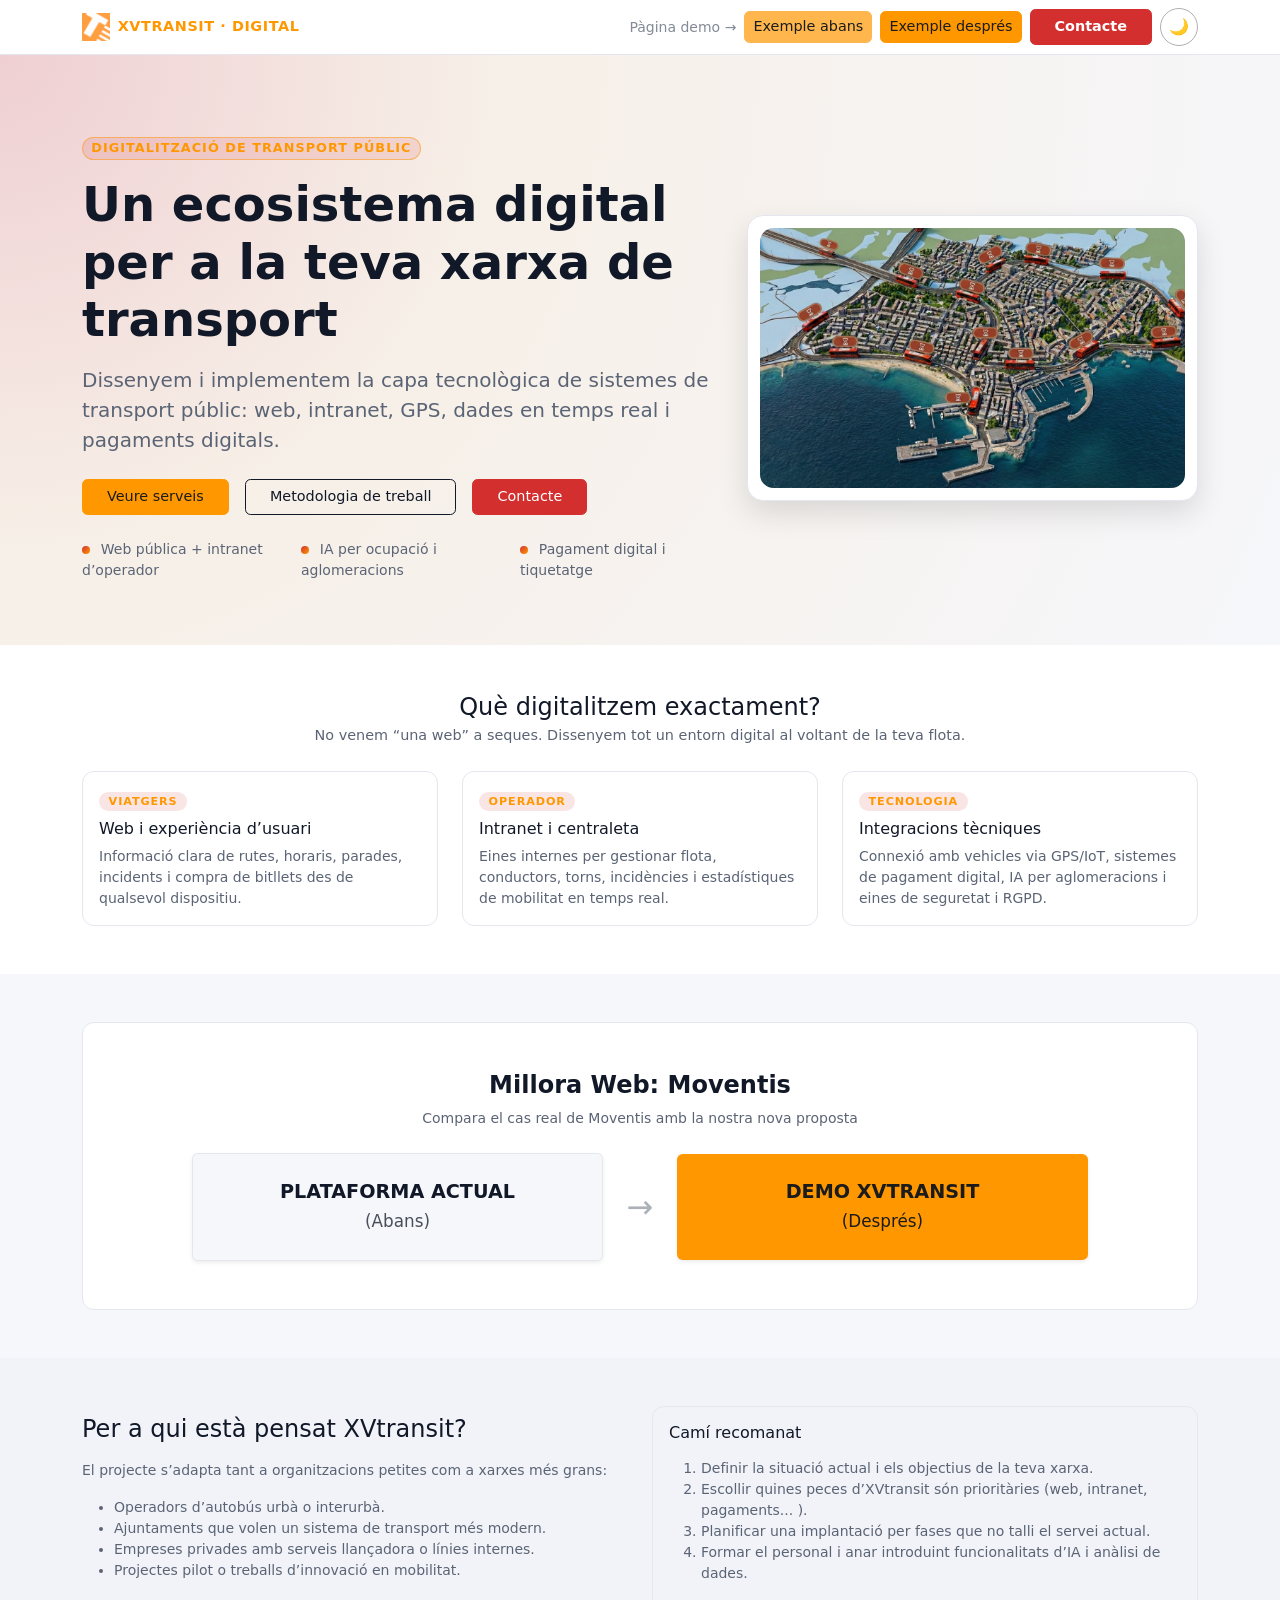
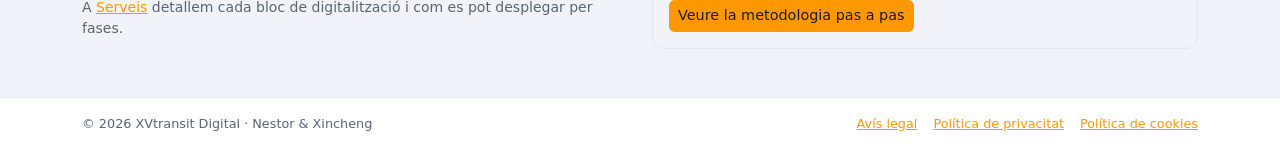
<file: demo/Pàgina web principal/index.html>
<!DOCTYPE html>
<html lang="ca">
<head>
    <meta charset="utf-8">
    <title>XVtransit Digital · Ecosistema per al transport públic</title>
    <meta name="viewport" content="width=device-width, initial-scale=1">

    <link 
        href="https://cdn.jsdelivr.net/npm/bootstrap@5.3.3/dist/css/bootstrap.min.css" 
        rel="stylesheet"
    >
    <link rel="stylesheet" href="styles.css">
</head>
<body>

<nav class="navbar navbar-expand-lg navbar-dark navbar-custom">
    <div class="container d-flex align-items-center">
        <a class="navbar-brand d-flex align-items-center" href="index.html">
            <img src="logo-xvtransit.png" alt="Logo XVtransit" class="navbar-logo">
            <span>XVtransit · Digital</span>
        </a>

        <div class="ms-auto d-flex align-items-center gap-2">
<span class="navbar-text small opacity-75">
                Pàgina demo →
            </span>

            <a href="https://moventis.es" target="_blank" class="btn btn-accent btn-accent-soft btn-sm">
                Exemple abans
            </a>
            <a href="https://demove.base44.app" target="_blank" class="btn btn-accent btn-sm">
    			Exemple després
			</a>
            <a href="contacte.php" class="btn btn-primary px-4">
                <b>Contacte</b>
            </a>

            <!-- Botó tema (sol / lluna) -->
            <button id="themeToggle" type="button" class="btn btn-theme-icon btn-sm" aria-label="Canviar tema">🌙</button>
</div>
    </div>
</nav>


<header class="hero-section">
    <div class="container">
        <div class="row align-items-center gy-4">
            <div class="col-lg-7">
                <span class="badge hero-badge mb-3">
                    DIGITALITZACIÓ DE TRANSPORT PÚBLIC
                </span>
                <h1 class="display-5 fw-bold mb-3">
                    Un ecosistema digital<br>
                    per a la teva xarxa de transport
                </h1>
                <p class="lead mb-4 text-muted-custom">
                    Dissenyem i implementem la capa tecnològica de 
                    sistemes de transport públic: web, intranet, GPS, dades en temps real 
                    i pagaments digitals.
                </p>

                <div class="d-flex flex-wrap gap-3 mb-4">
                    <a href="serveis.html" class="btn btn-accent px-4">
                        Veure serveis
                    </a>
                    <a href="metodologia.html" class="btn btn-outline-light px-4">
                        Metodologia de treball
                    </a>
                    <a href="contacte.php" class="btn btn-primary px-4">
                        Contacte
                    </a>
                </div>

                <div class="row g-3">
                    <div class="col-md-4">
                        <div class="small text-muted-custom">
                            <span class="icon-bullet"></span>
                            Web pública + intranet d’operador
                        </div>
                    </div>
                    <div class="col-md-4">
                        <div class="small text-muted-custom">
                            <span class="icon-bullet"></span>
                            IA per ocupació i aglomeracions
                        </div>
                    </div>
                    <div class="col-md-4">
                        <div class="small text-muted-custom">
                            <span class="icon-bullet"></span>
                            Pagament digital i tiquetatge
                        </div>
                    </div>
                </div>
            </div>

            <div class="col-lg-5">
    <div class="xv-slider-card">
        <div class="xv-slider">
            <div class="xv-slides">
                <img src="img/slide1.png" alt="Slide 1">
                <img src="img/slide2.png" alt="Slide 2">
                <img src="img/slide3.png" alt="Slide 3">
                <img src="img/slide1.png" alt="Slide 1">
            </div>
        </div>
    </div>
</div>

</header>

<section class="section-alt py-5">
    <div class="container">
        <div class="text-center mb-4">
            <h2 class="h4 section-title">Què digitalitzem exactament?</h2>
            <p class="section-subtitle">
                No venem “una web” a seques. Dissenyem tot un entorn digital al voltant de la teva flota.
            </p>
        </div>

        <div class="row g-4">
            <div class="col-md-4">
                <div class="card h-100">
                    <div class="card-body">
                        <span class="badge badge-tag mb-2">Viatgers</span>
                        <h3 class="h6 mb-2">Web i experiència d’usuari</h3>
                        <p class="small text-muted-custom mb-0">
                            Informació clara de rutes, horaris, parades, incidents i compra de bitllets 
                            des de qualsevol dispositiu.
                        </p>
                    </div>
                </div>
            </div>
            <div class="col-md-4">
                <div class="card h-100">
                    <div class="card-body">
                        <span class="badge badge-tag mb-2">Operador</span>
                        <h3 class="h6 mb-2">Intranet i centraleta</h3>
                        <p class="small text-muted-custom mb-0">
                            Eines internes per gestionar flota, conductors, torns, incidències i estadístiques 
                            de mobilitat en temps real.
                        </p>
                    </div>
                </div>
            </div>
            <div class="col-md-4">
                <div class="card h-100">
                    <div class="card-body">
                        <span class="badge badge-tag mb-2">Tecnologia</span>
                        <h3 class="h6 mb-2">Integracions tècniques</h3>
                        <p class="small text-muted-custom mb-0">
                            Connexió amb vehicles via GPS/IoT, sistemes de pagament digital, IA per aglomeracions 
                            i eines de seguretat i RGPD.
                        </p>
                    </div>
                </div>
            </div>
        </div>

    </div>
</section>

<section class="py-5">
    <div class="container">
        <div class="w-100 p-5 text-center" style="border: 1px solid var(--xv-border-soft); border-radius: 12px; background-color: var(--xv-surface);">
            
            <h2 class="h4 fw-bold mb-2" style="color: var(--xv-text-main);">Millora Web: Moventis</h2>
            <p class="mb-4 small" style="color: var(--xv-text-muted);">Compara el cas real de Moventis amb la nostra nova proposta</p>
            
            <div class="row g-4 justify-content-center align-items-center">
                <div class="col-md-5">
                    <a href="https://moventis.es" target="_blank" class="btn w-100 py-4 fw-bold shadow-sm" 
                       style="font-size: 1.2rem; border: 1px solid var(--xv-border-soft); color: var(--xv-text-main); background: var(--xv-bg);">
                         PLATAFORMA ACTUAL <br> <span class="small fw-normal opacity-75">(Abans)</span>
                    </a>
                </div>
                
                <div class="col-md-auto d-none d-md-block">
                    <span class="h2 opacity-50" style="color: var(--xv-text-muted);">→</span>
                </div>
                
                <div class="col-md-5">
                    <a href="https://demove.base44.app" target="_blank" class="btn btn-accent w-100 py-4 fw-bold shadow-sm" 
                       style="font-size: 1.2rem; border: none;">
                        DEMO XVTRANSIT <br> <span class="small fw-normal opacity-90">(Després)</span>
                    </a>
                </div>
            </div>

        </div>
    </div>
</section>

<section class="section-soft py-5">
    <div class="container">
        <div class="row gy-4 align-items-center">
            <div class="col-lg-6">
                <h2 class="h4 mb-3">Per a qui està pensat XVtransit?</h2>
                <p class="small text-muted-custom">
                    El projecte s’adapta tant a organitzacions petites com a xarxes més grans:
                </p>
                <ul class="small text-muted-custom mb-3">
                    <li>Operadors d’autobús urbà o interurbà.</li>
                    <li>Ajuntaments que volen un sistema de transport més modern.</li>
                    <li>Empreses privades amb serveis llançadora o línies internes.</li>
                    <li>Projectes pilot o treballs d’innovació en mobilitat.</li>
                </ul>
                <p class="small text-muted-custom mb-0">
                    A <a href="serveis.html">Serveis</a> detallem cada bloc de digitalització i com 
                    es pot desplegar per fases.
                </p>
            </div>
            <div class="col-lg-6">
                <div class="card card-soft h-100">
                    <div class="card-body">
                        <h3 class="h6 mb-3">Camí recomanat</h3>
                        <ol class="small text-muted-custom mb-3">
                            <li>Definir la situació actual i els objectius de la teva xarxa.</li>
                            <li>Escollir quines peces d’XVtransit són prioritàries (web, intranet, pagaments... ).</li>
                            <li>Planificar una implantació per fases que no talli el servei actual.</li>
                            <li>Formar el personal i anar introduint funcionalitats d’IA i anàlisi de dades.</li>
                        </ol>
                        <a href="metodologia.html" class="btn btn-accent btn-sm">
                            Veure la metodologia pas a pas
                        </a>
                    </div>
                </div>
            </div>
        </div>
    </div>
</section>

<footer class="footer-bar py-3">
    <div class="container d-flex flex-column flex-md-row justify-content-between align-items-center gap-2">
        <div>© 2026 XVtransit Digital · Nestor &amp; Xincheng</div>
        <div class="d-flex flex-wrap gap-3">
            <a href="avis-legal.html">Avís legal</a>
            <a href="privacitat.html">Política de privacitat</a>
            <a href="cookies.html">Política de cookies</a>
        </div>
    </div>
</footer>


<script>
(function () {
  const root = document.documentElement;
  const btn = document.getElementById('themeToggle');
  const saved = localStorage.getItem('xv-theme');

  // boto de estil 
  if (saved === 'dark') {
    root.setAttribute('data-theme', 'dark');
    if (btn) btn.textContent = '🔆';
  } else {
    if (btn) btn.textContent = '🌙';
  }

  if (btn) {
    btn.addEventListener('click', function () {
      const isDark = root.getAttribute('data-theme') === 'dark';
      if (isDark) {
        root.removeAttribute('data-theme');
        localStorage.setItem('xv-theme', 'light');
        btn.textContent = '🌙';
      } else {
        root.setAttribute('data-theme', 'dark');
        localStorage.setItem('xv-theme', 'dark');
        btn.textContent = '🔆';
      }
    });
  }
})();
</script>

</body>
</html>
</file>
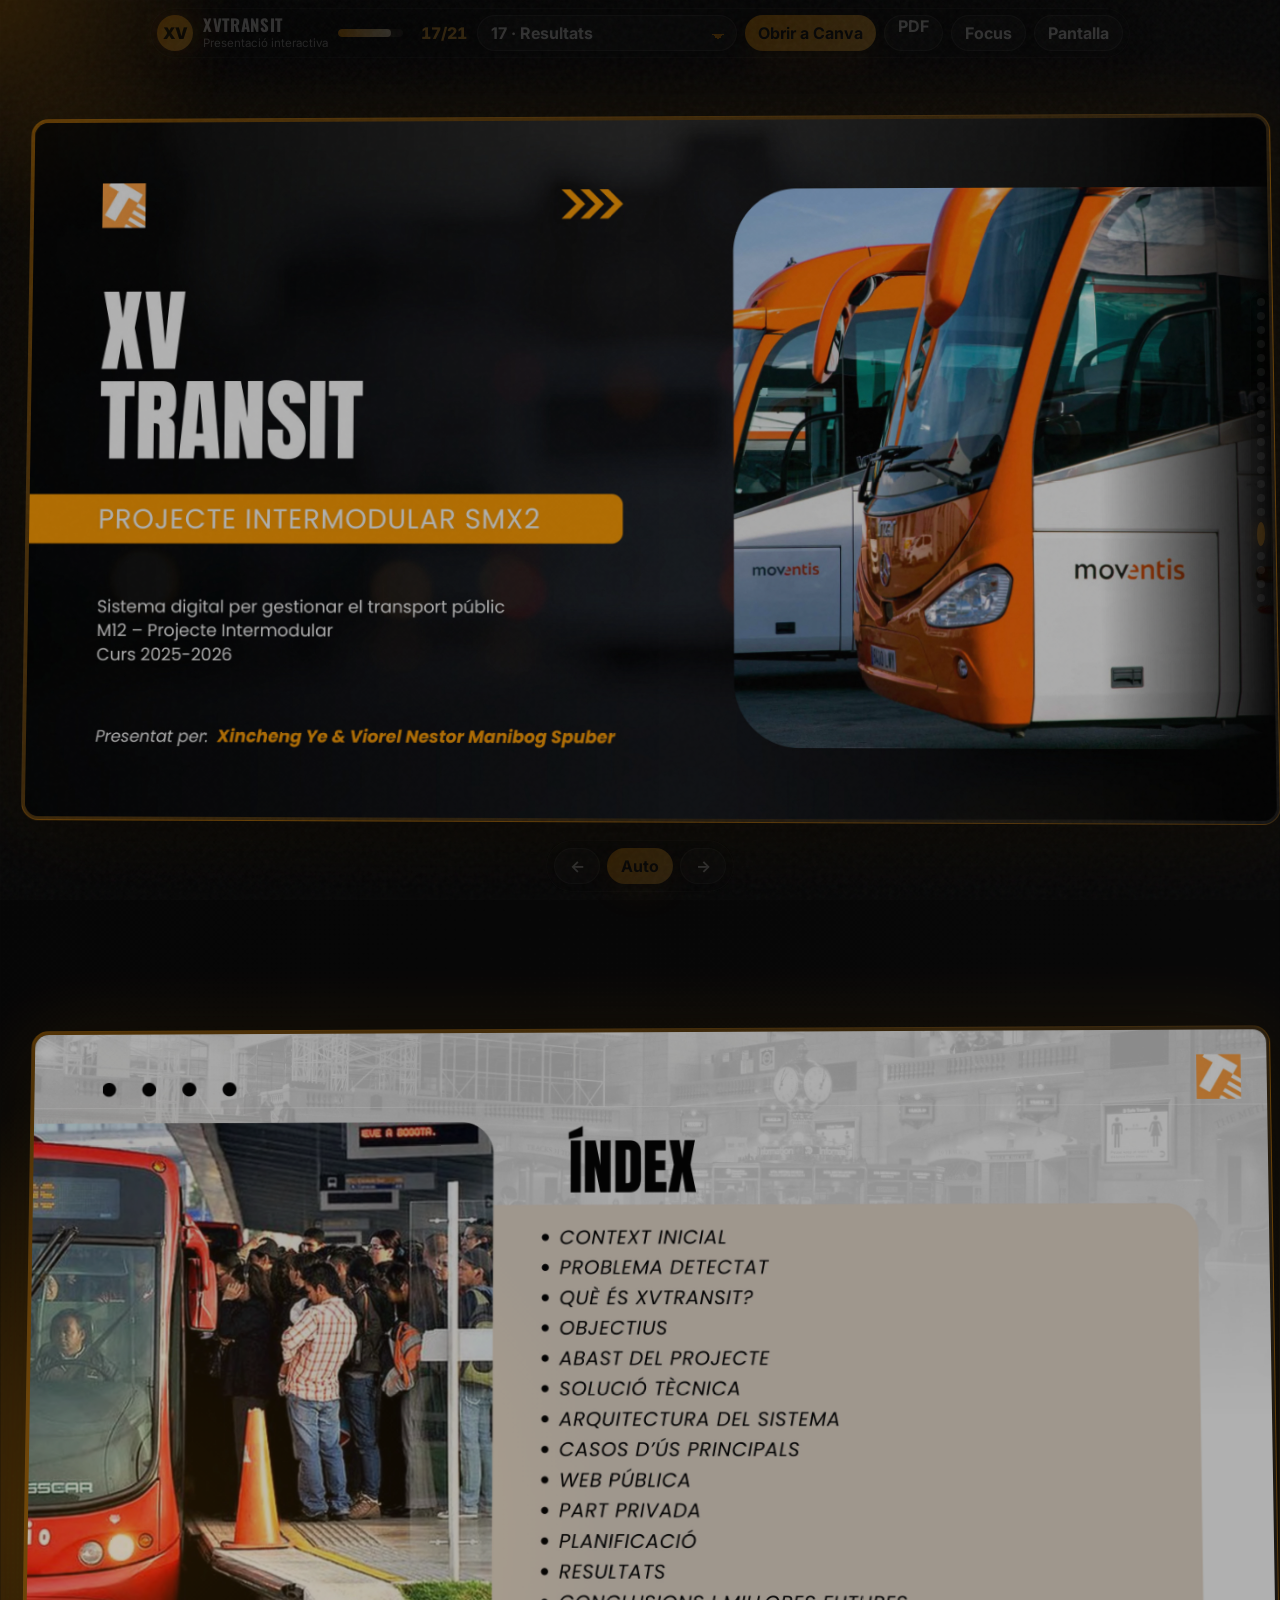
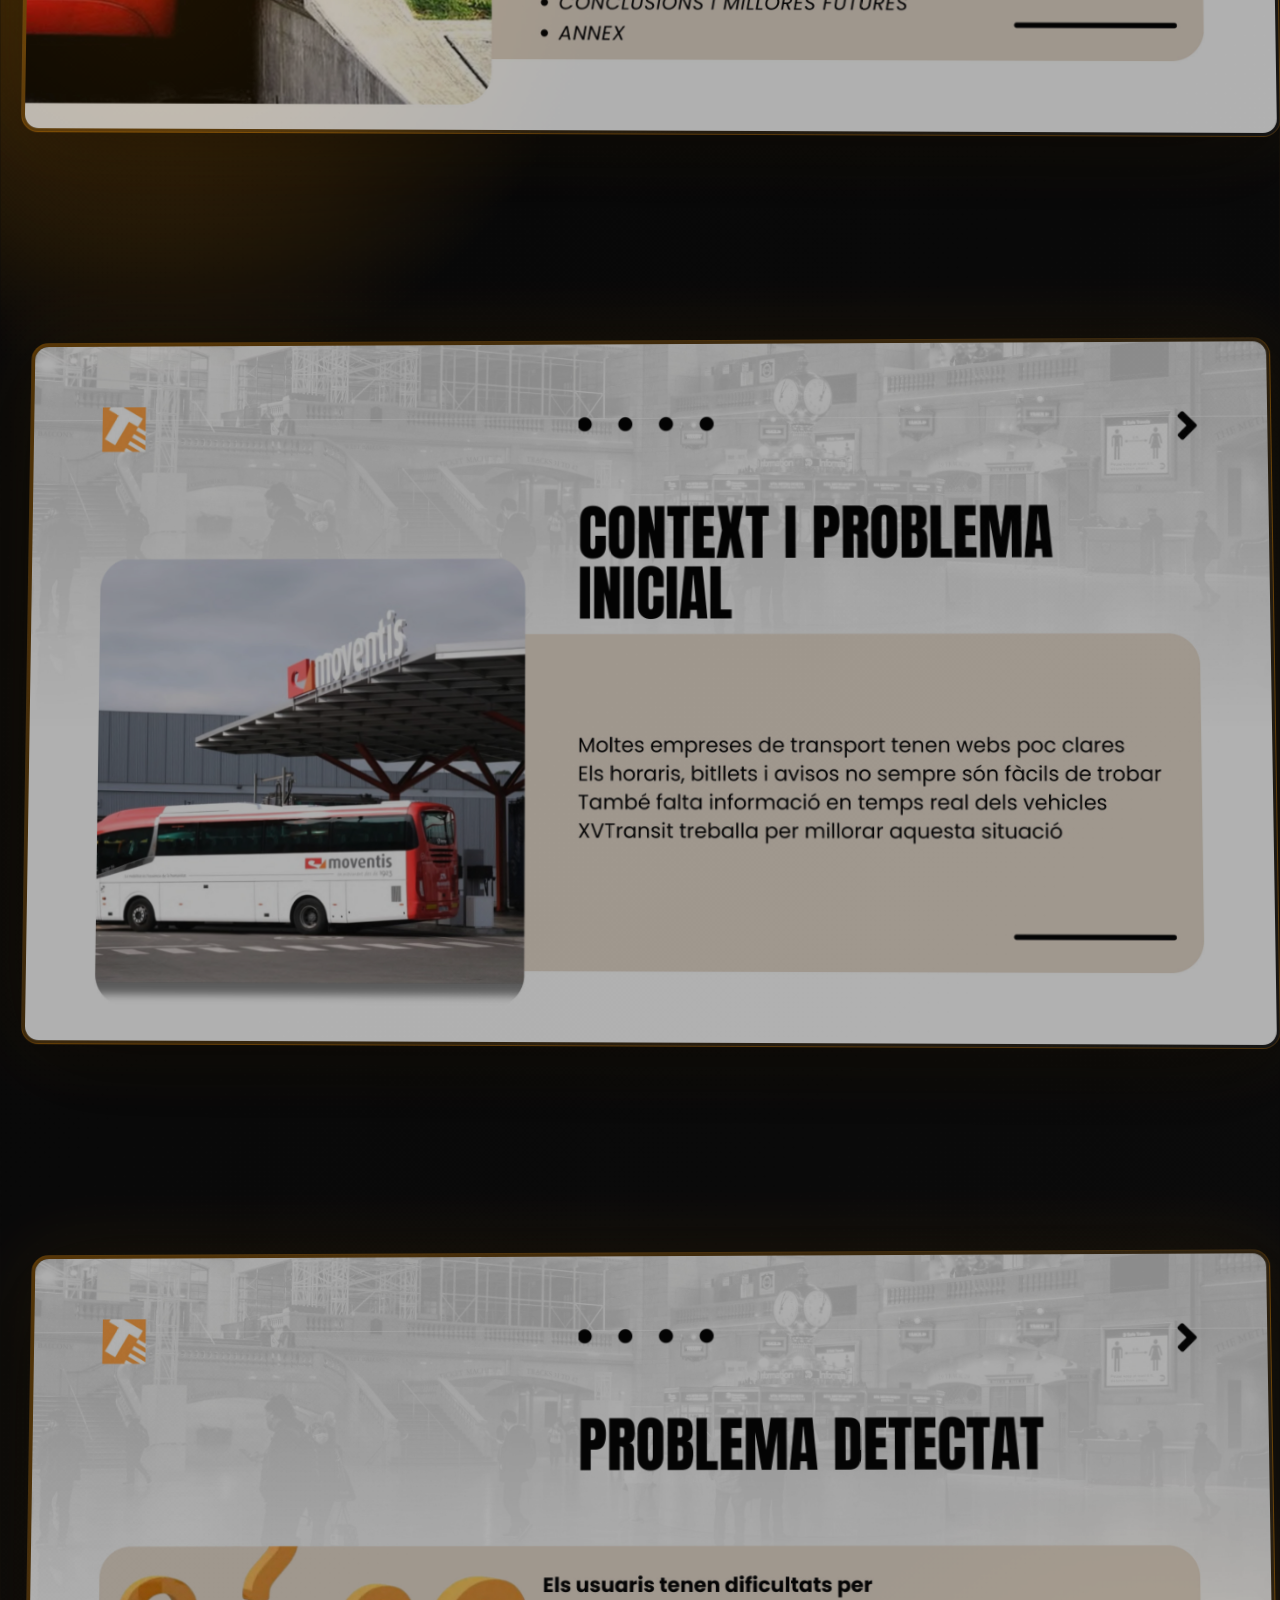
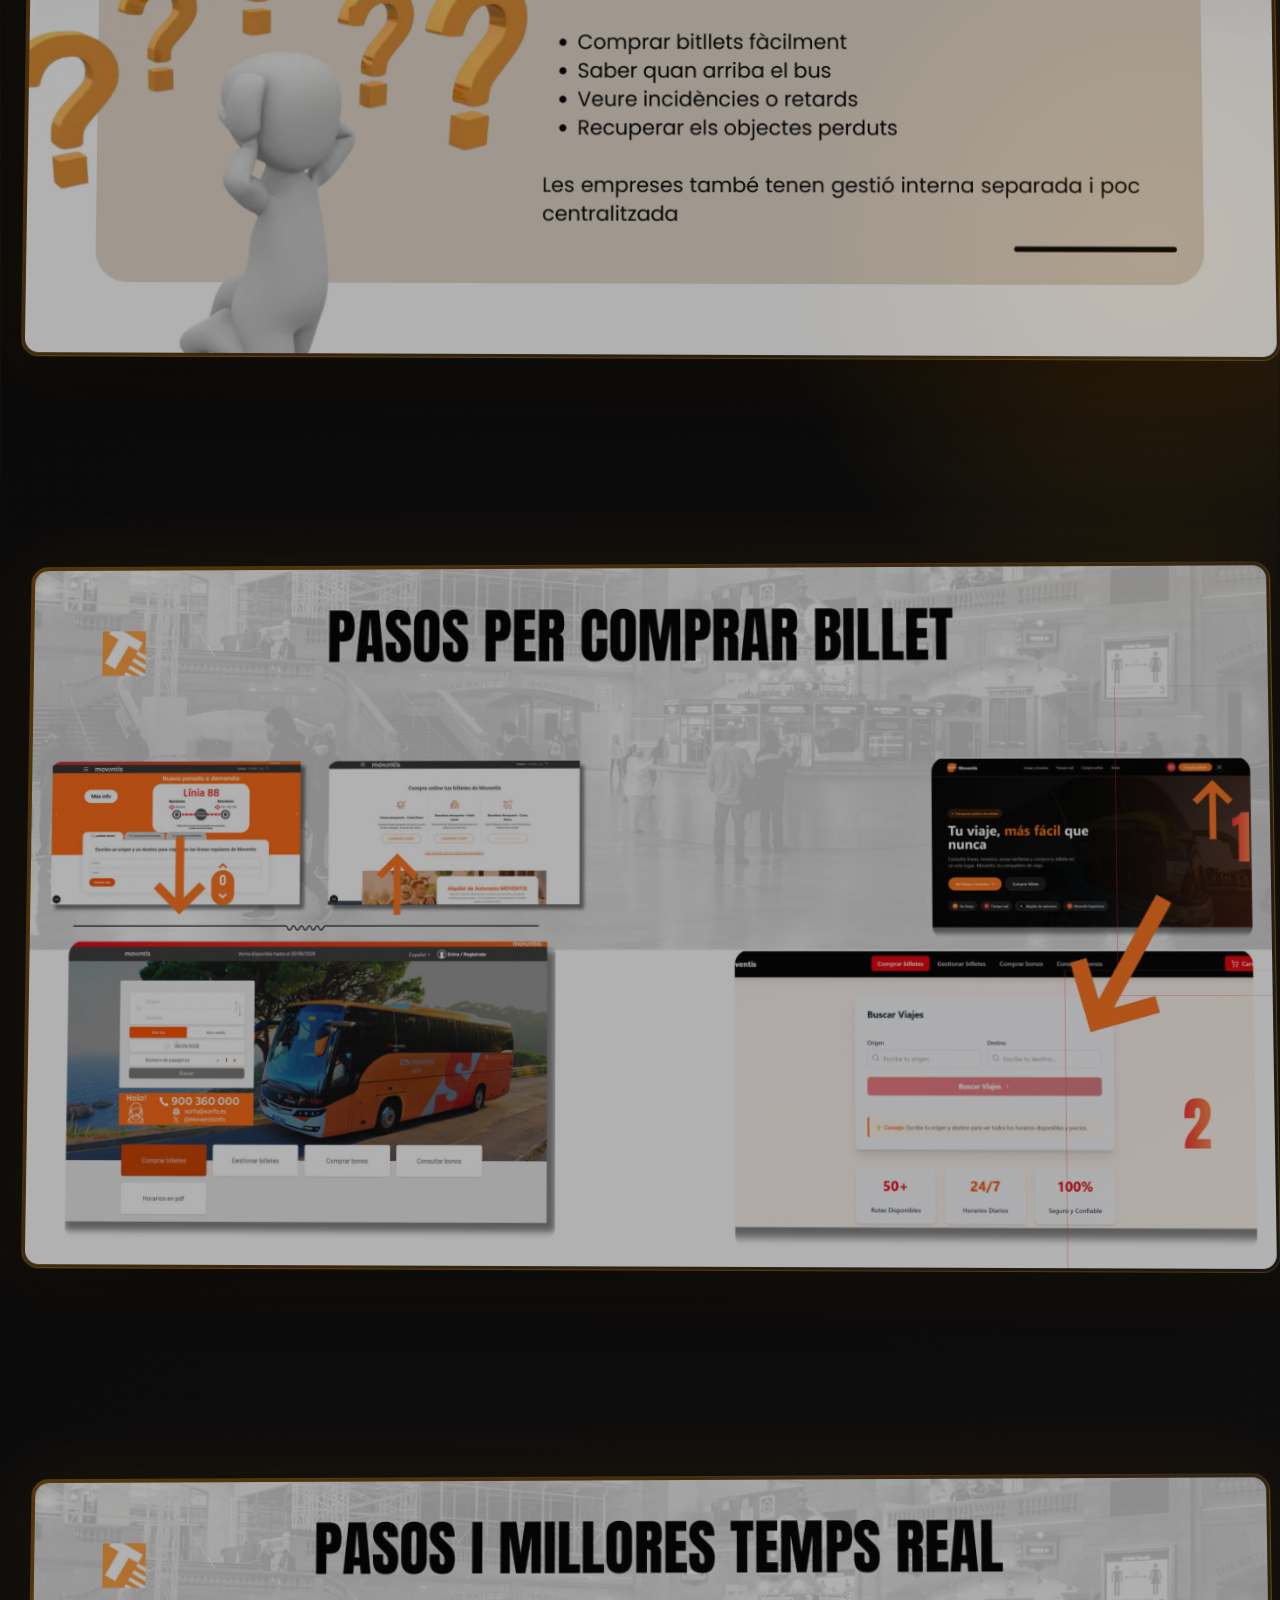
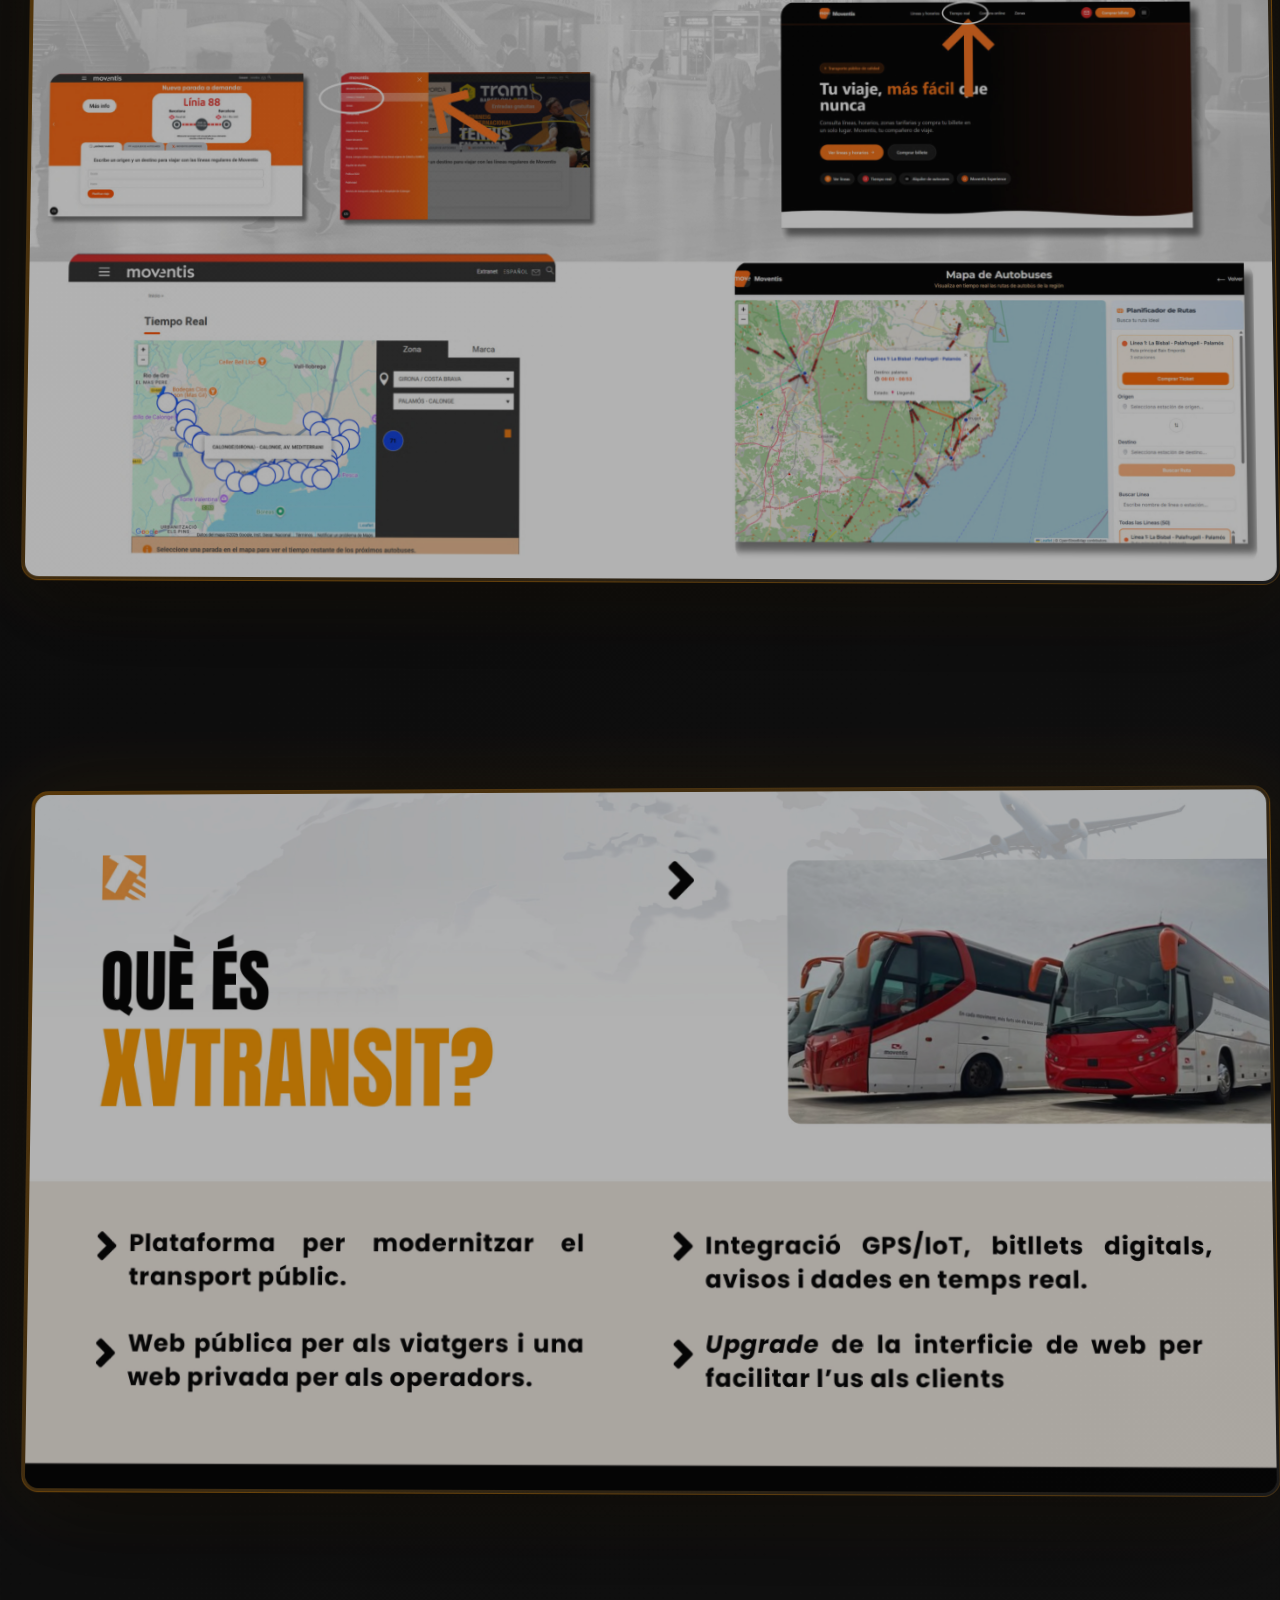
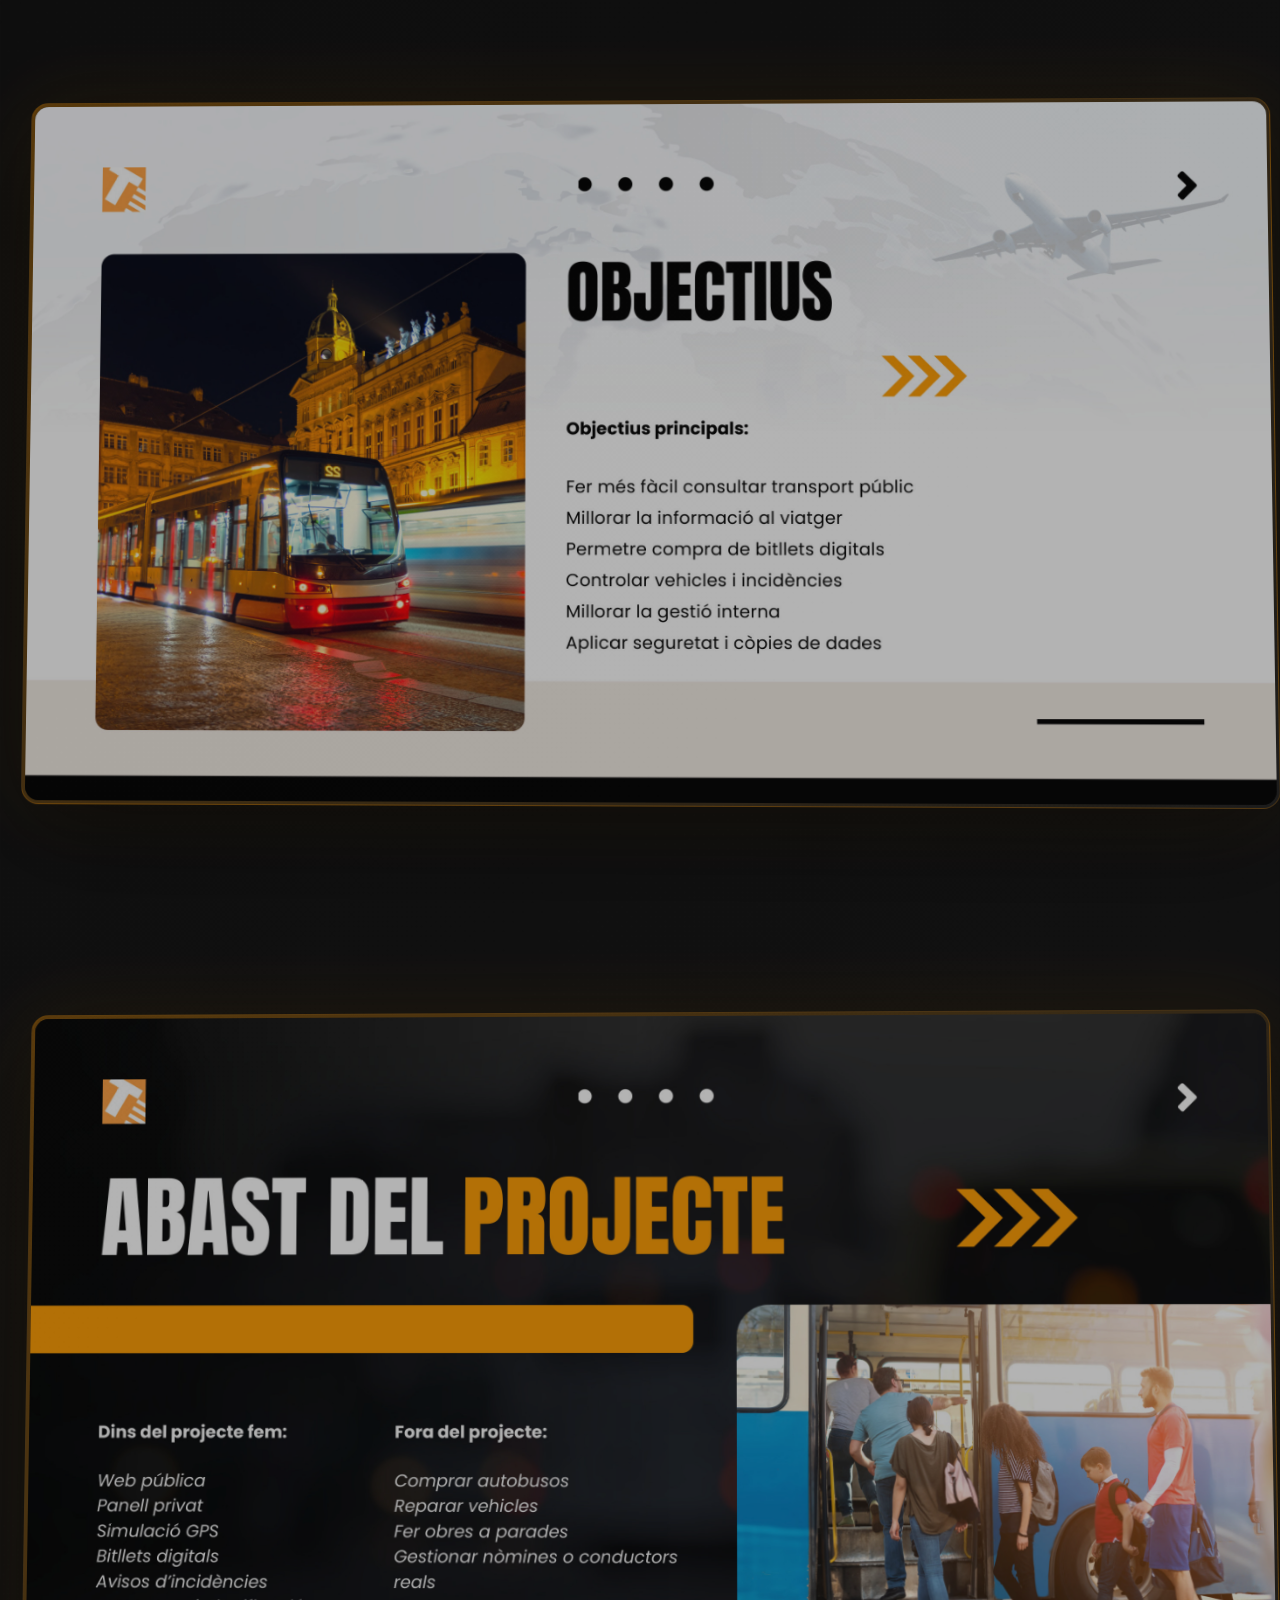
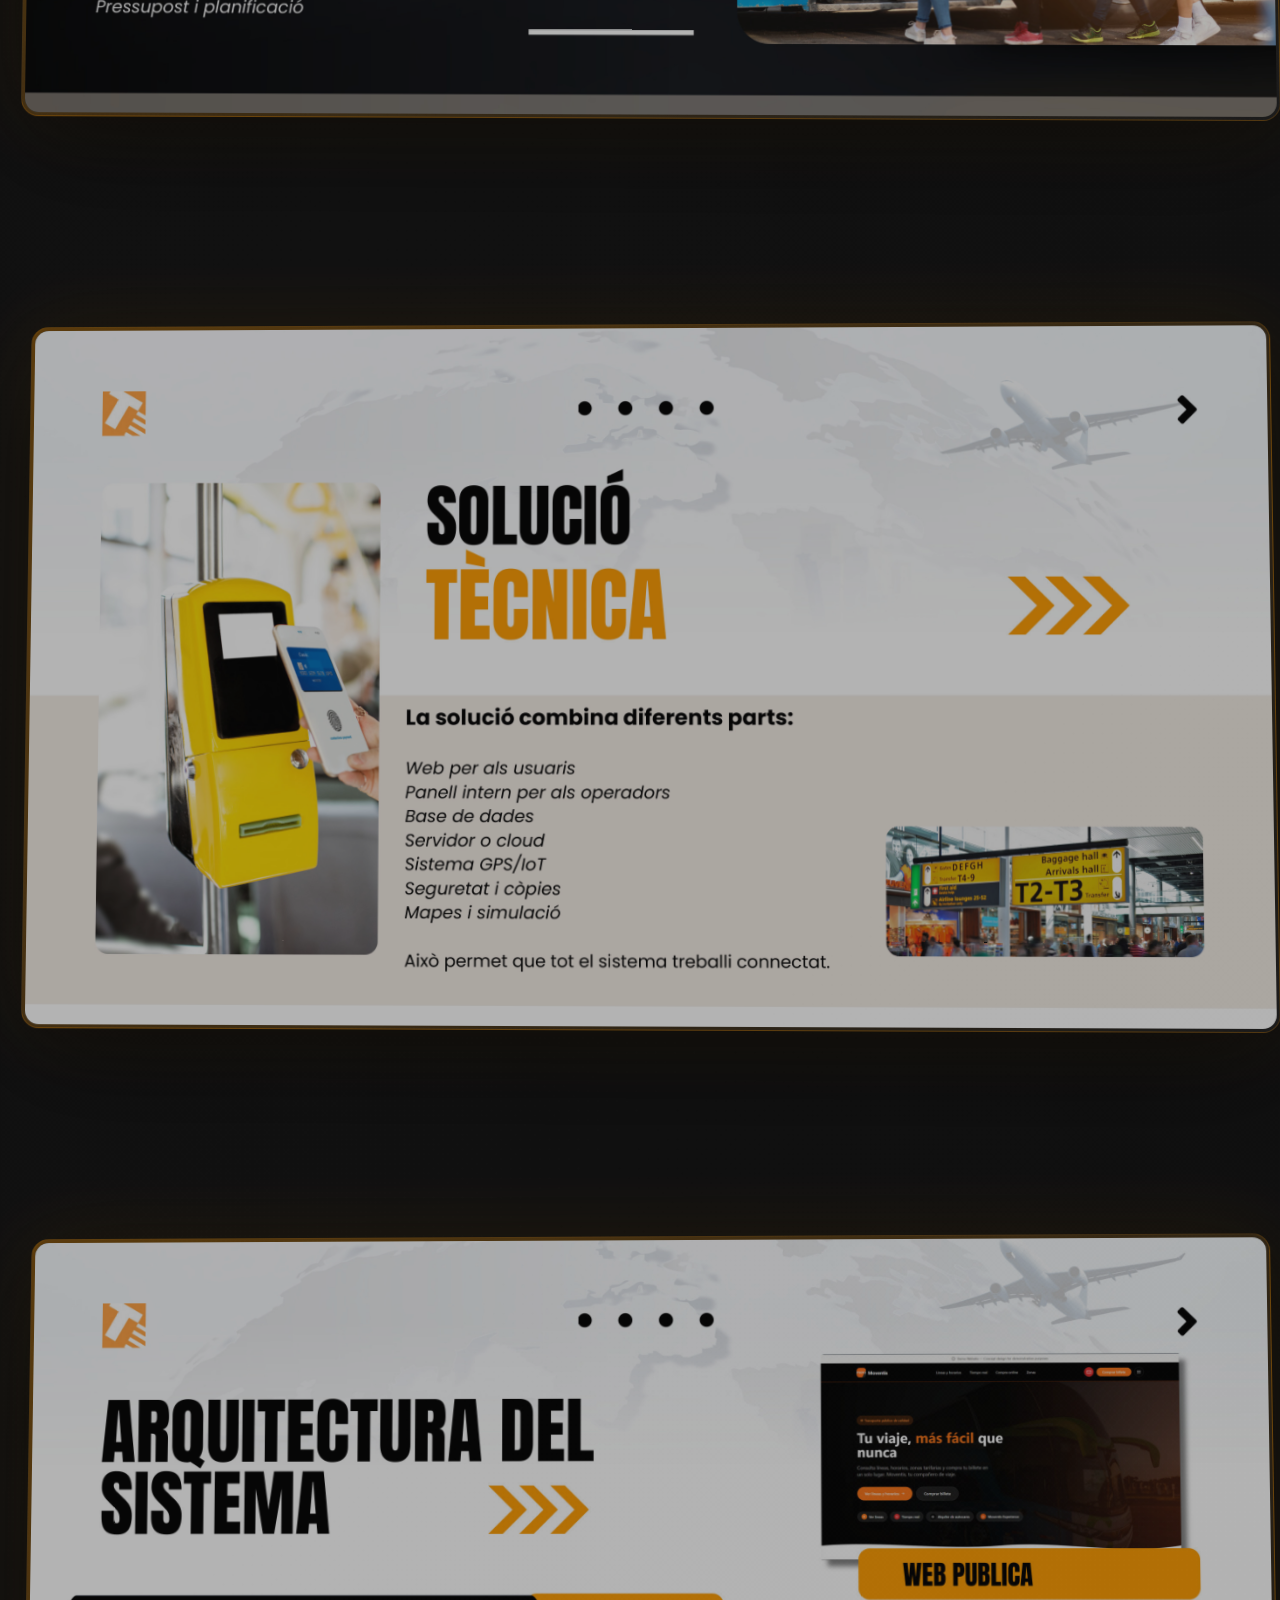
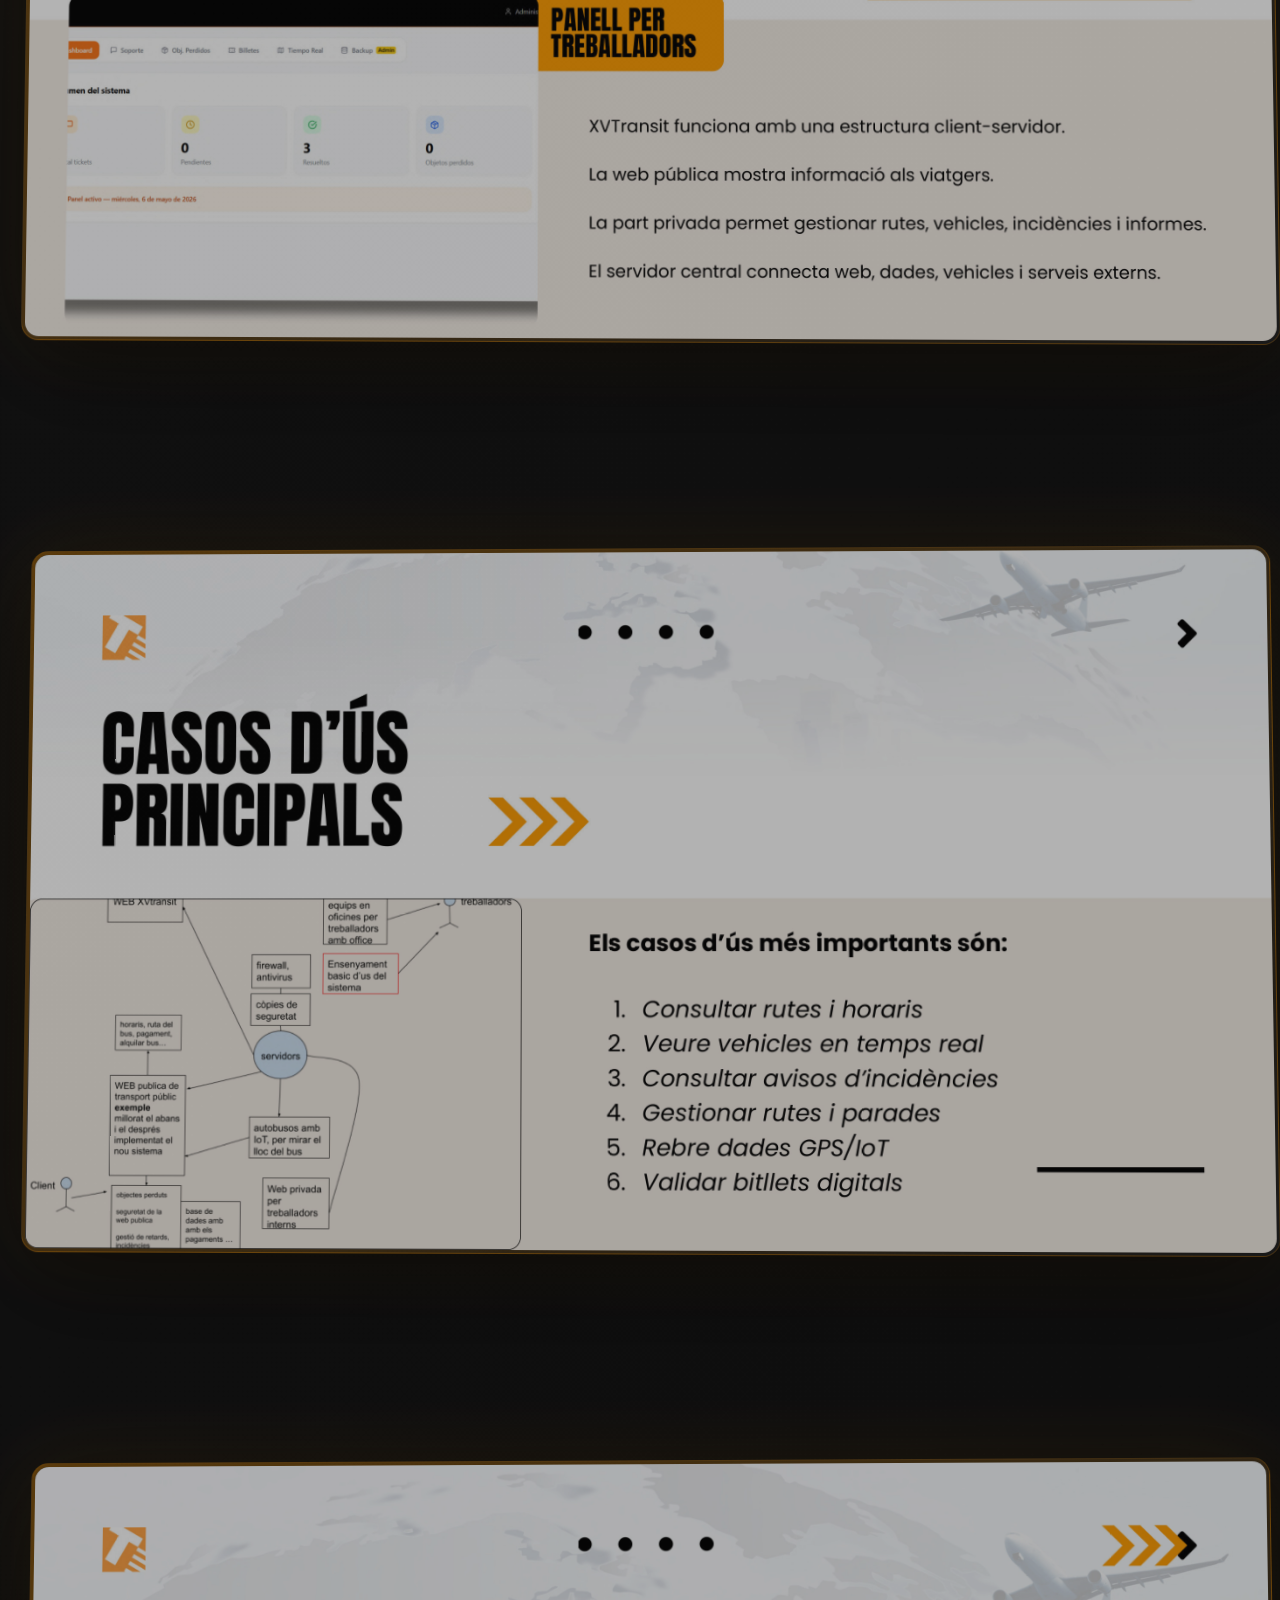
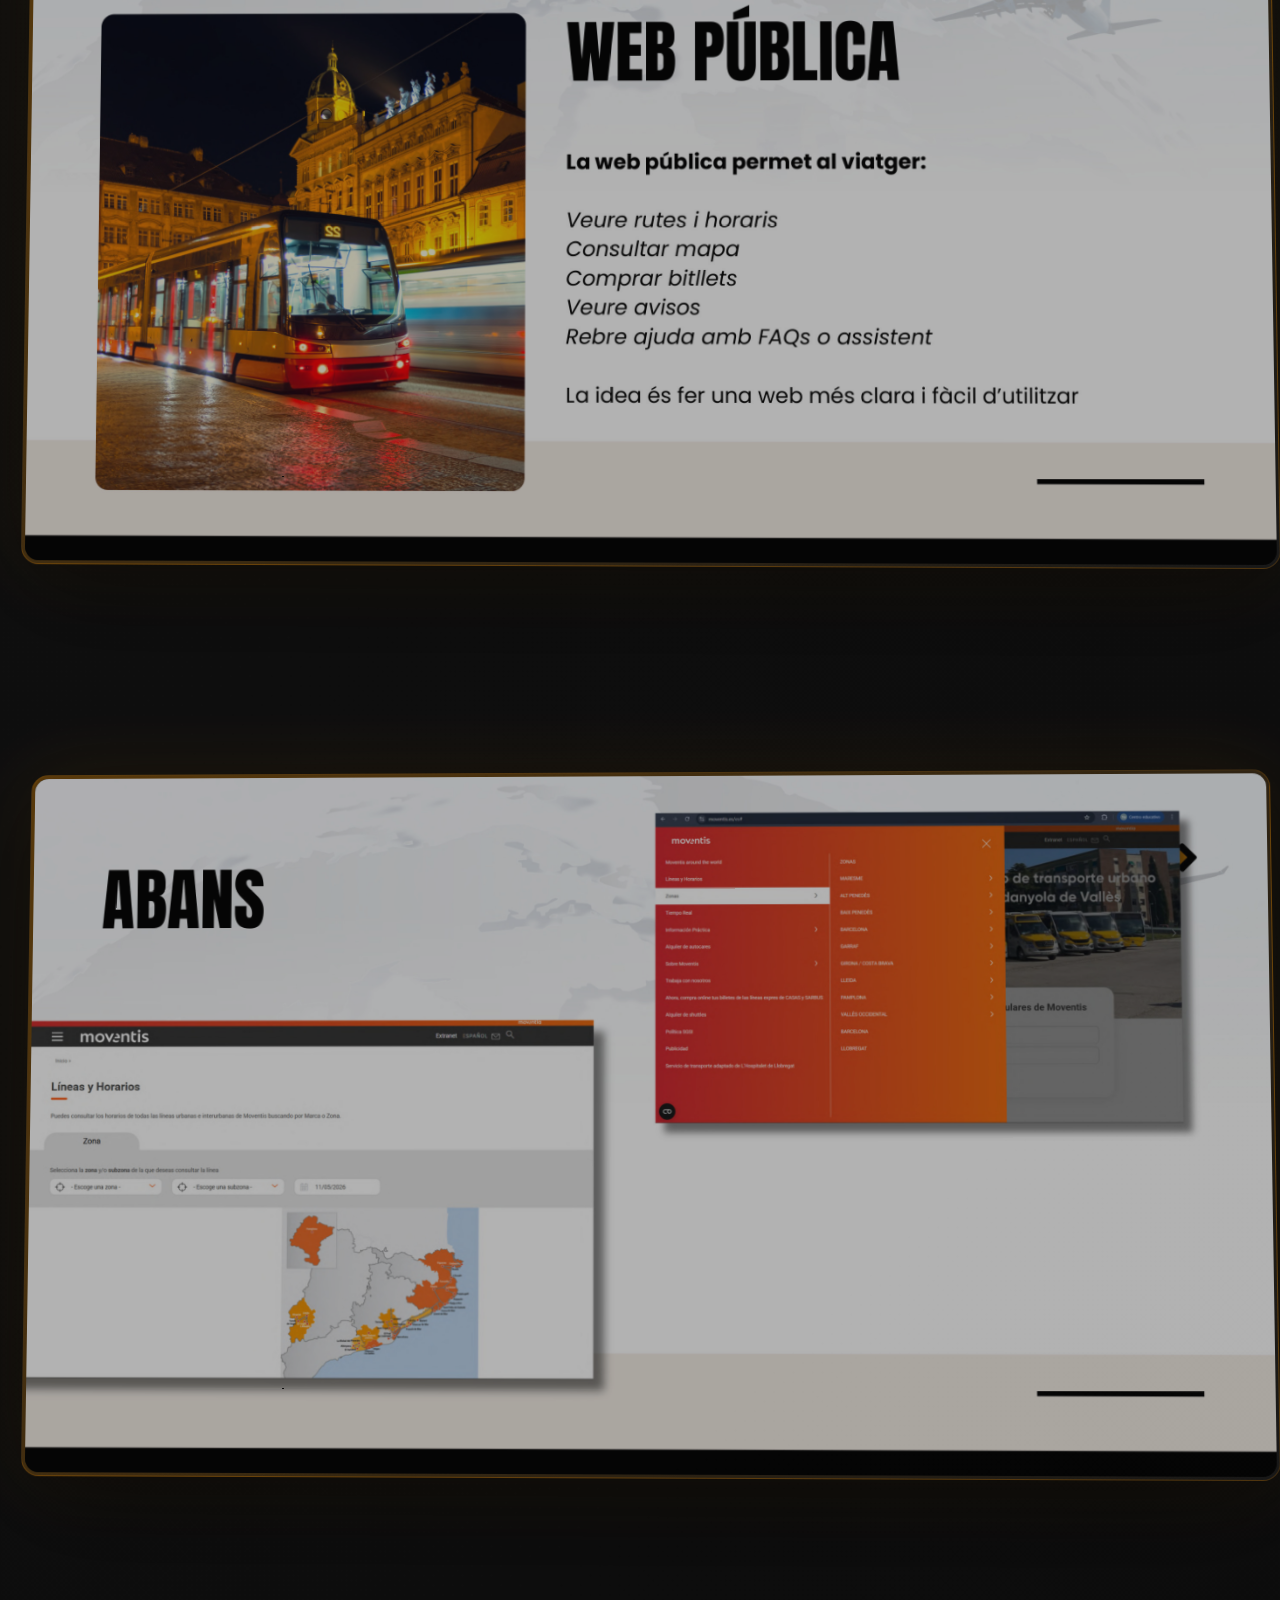
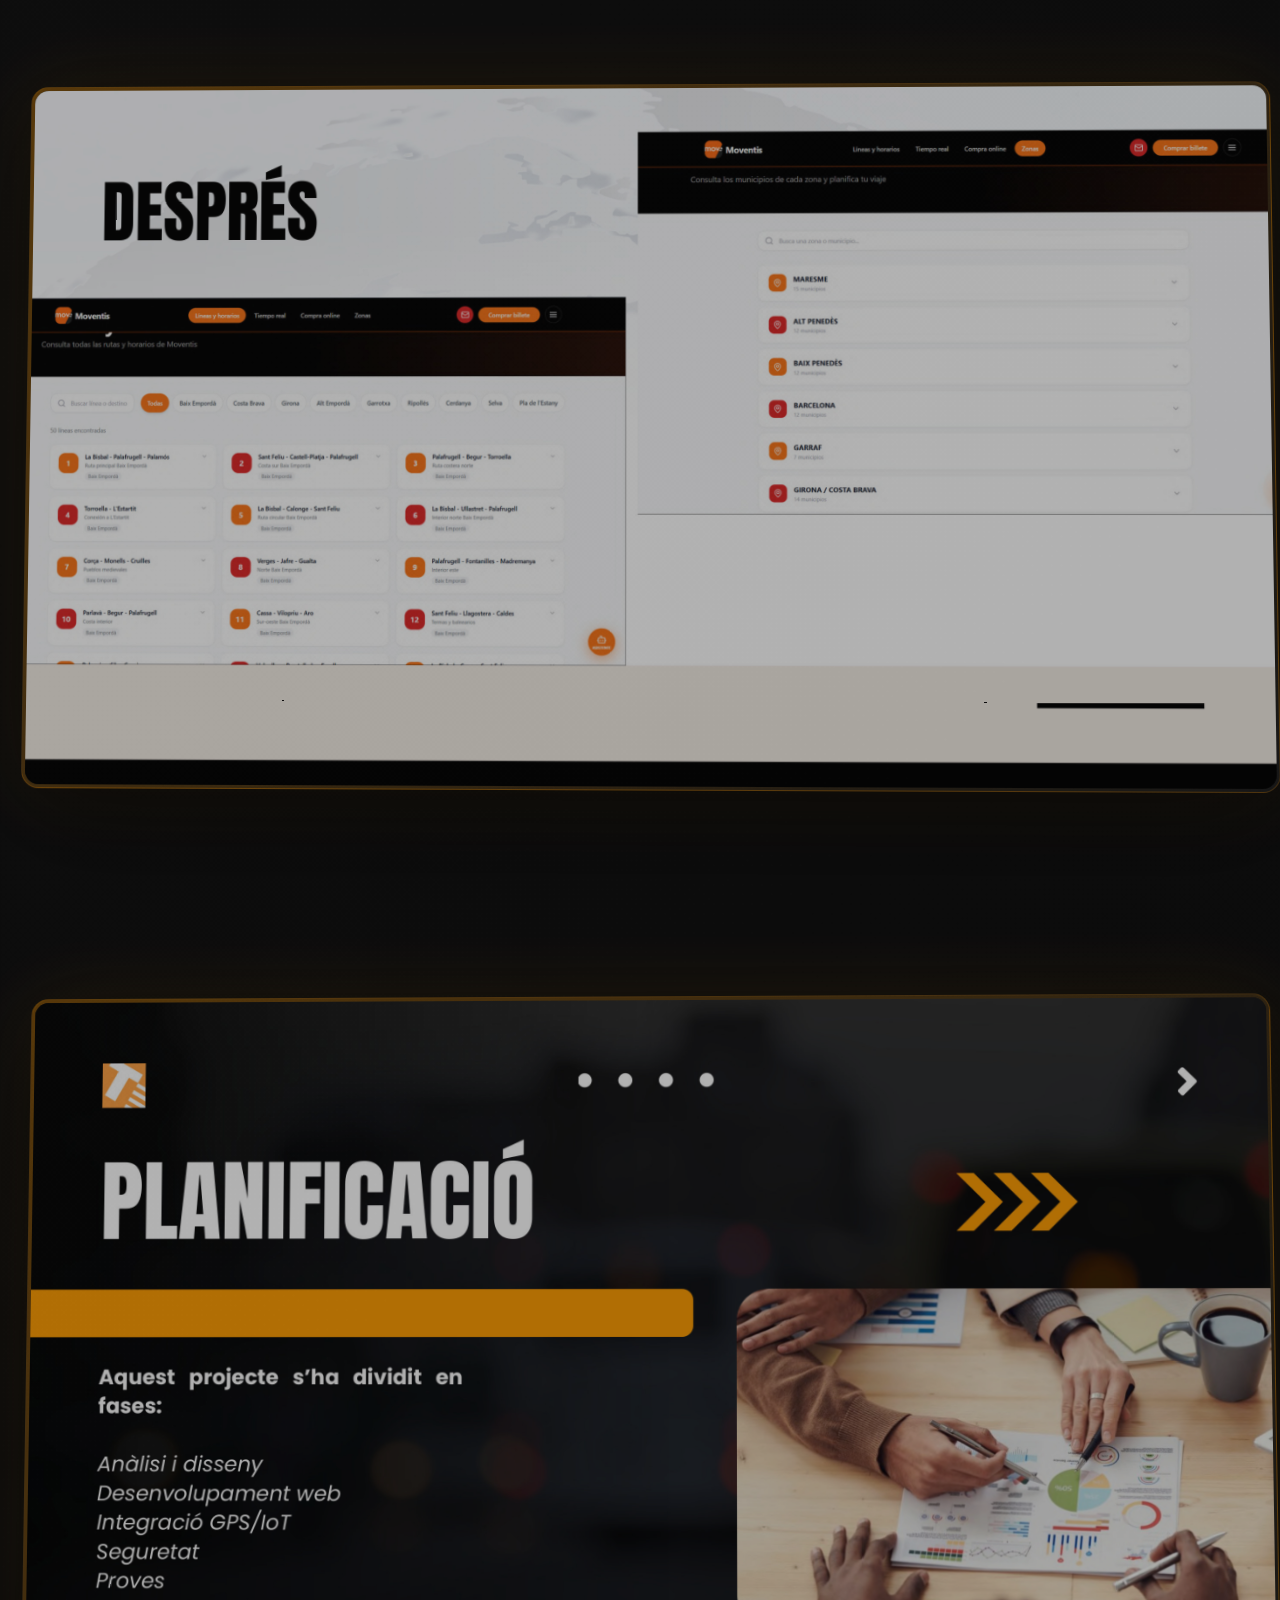
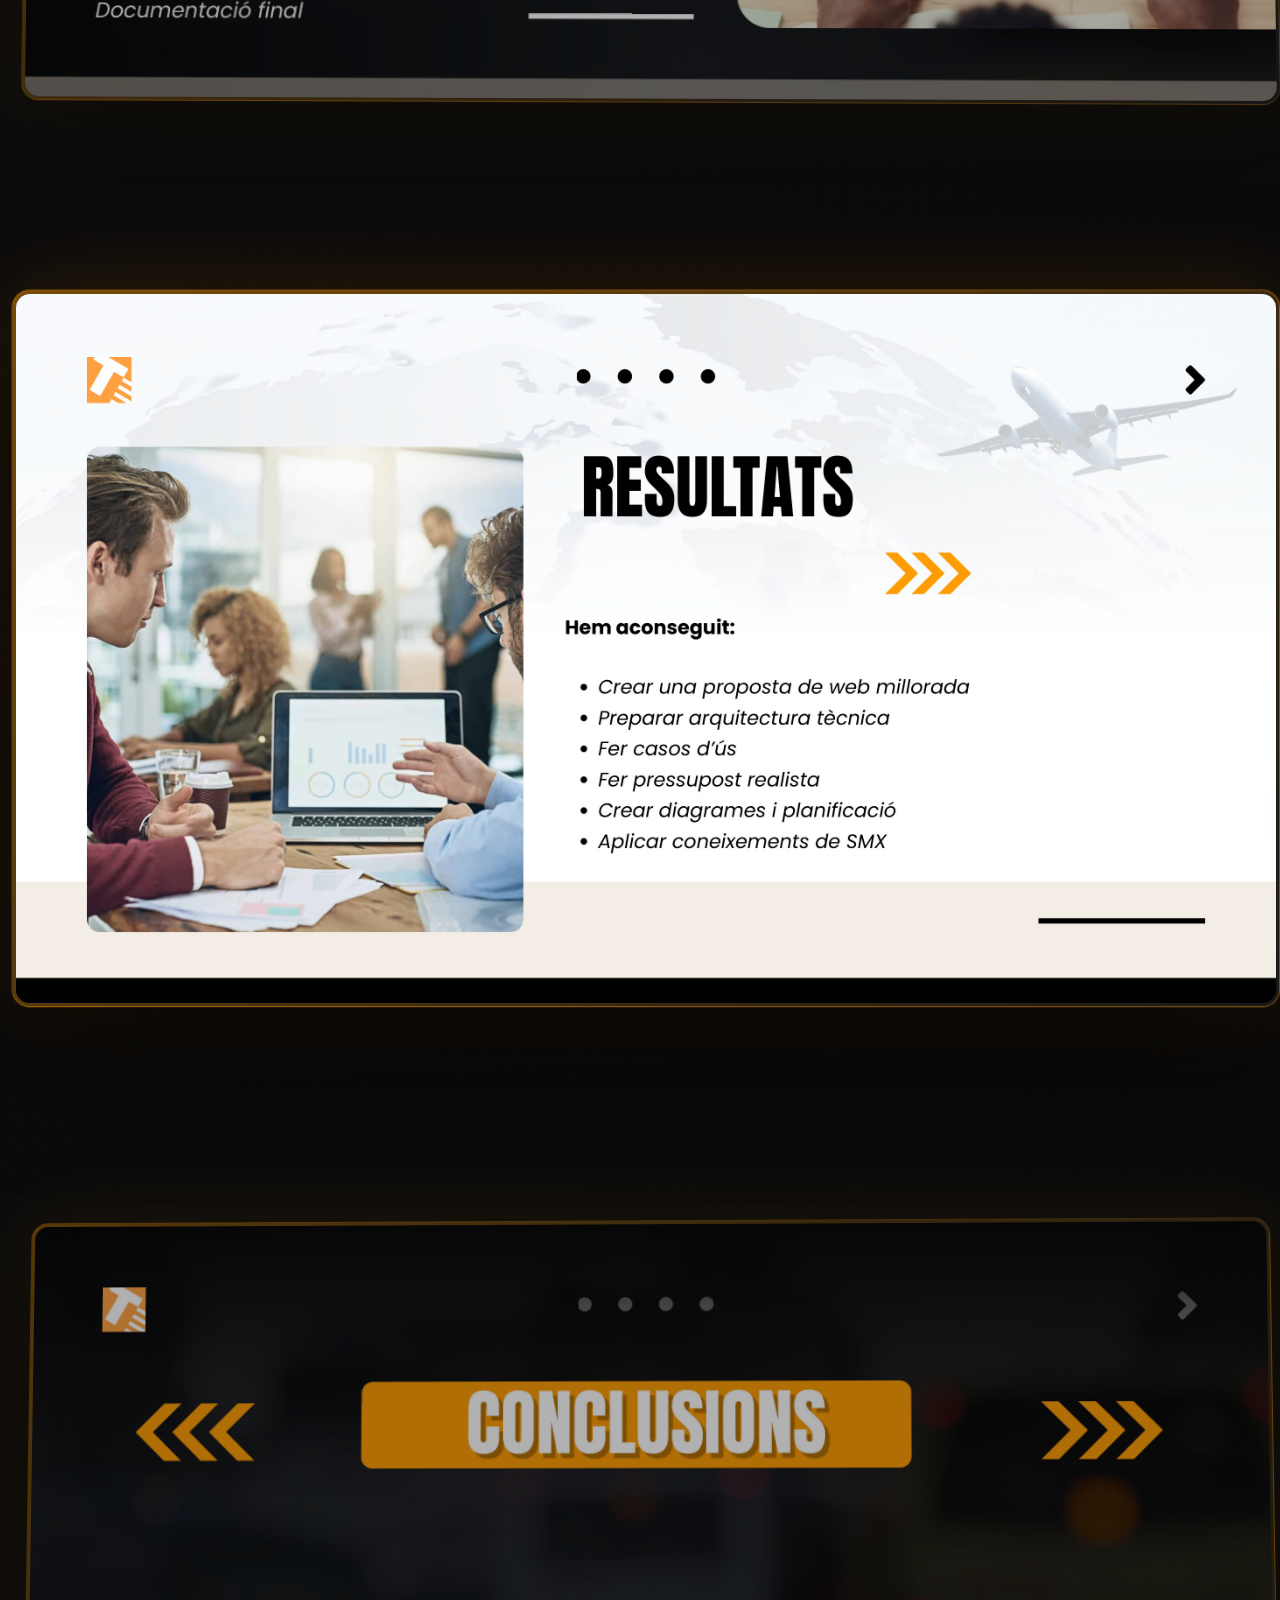
<file: presentació/xvtransit_presentació_web/index.html>
<!doctype html>
<html lang="ca">
<head>
  <meta charset="utf-8">
  <meta name="viewport" content="width=device-width, initial-scale=1">
  <title>XVTransit · Presentació interactiva</title>
  <link rel="preconnect" href="https://fonts.googleapis.com">
  <link rel="preconnect" href="https://fonts.gstatic.com" crossorigin>
  <link href="https://fonts.googleapis.com/css2?family=Inter:wght@400;500;600;700;800;900&family=Oswald:wght@500;600;700&display=swap" rel="stylesheet">
  <style>
    :root {
      --orange: #ff9800;
      --orange-2: #ffb43b;
      --black: #050505;
      --ink: #111111;
      --white: #ffffff;
      --cream: #f4efe6;
      --muted: rgba(255,255,255,.72);
      --glass: rgba(10,10,10,.58);
      --line: rgba(255,255,255,.14);
      --shadow: 0 30px 90px rgba(0,0,0,.45);
      --radius: 28px;
    }

    * {
      box-sizing: border-box;
    }

    html {
      scroll-behavior: smooth;
    }

    body {
      margin: 0;
      color: var(--white);
      background:
        radial-gradient(circle at 12% 8%, rgba(255,152,0,.35), transparent 28rem),
        radial-gradient(circle at 90% 18%, rgba(255,152,0,.18), transparent 24rem),
        linear-gradient(135deg, #050505 0%, #111 42%, #070707 100%);
      font-family: Inter, system-ui, -apple-system, BlinkMacSystemFont, "Segoe UI", sans-serif;
      overflow-x: hidden;
    }

    body.zen .topbar,
    body.zen .side-dots,
    body.zen .floating-controls,
    body.zen .help-pill {
      opacity: 0;
      pointer-events: none;
    }

    body.zen .slide-meta {
      opacity: .08;
    }

    .noise {
      position: fixed;
      inset: 0;
      z-index: 0;
      pointer-events: none;
      opacity: .08;
      background-image: url("data:image/svg+xml,%3Csvg viewBox='0 0 220 220' xmlns='http://www.w3.org/2000/svg'%3E%3Cfilter id='n'%3E%3CfeTurbulence type='fractalNoise' baseFrequency='.8' numOctaves='3' stitchTiles='stitch'/%3E%3C/filter%3E%3Crect width='220' height='220' filter='url(%23n)' opacity='.5'/%3E%3C/svg%3E");
    }

    .cursor-glow {
      position: fixed;
      width: 520px;
      height: 520px;
      border-radius: 999px;
      background: radial-gradient(circle, rgba(255,152,0,.22), transparent 66%);
      transform: translate(-50%, -50%);
      pointer-events: none;
      z-index: 1;
      filter: blur(8px);
      opacity: .7;
    }

    .topbar {
      position: fixed;
      top: 8px;
      left: 50%;
      transform: translateX(-50%);
      width: min(980px, calc(100vw - 18px));
      z-index: 20;
      display: grid;
      grid-template-columns: auto 1fr auto;
      align-items: center;
      gap: 10px;
      padding: 6px;
      border: 1px solid rgba(255,255,255,.09);
      border-radius: 999px;
      background: rgba(0,0,0,.36);
      box-shadow: 0 10px 36px rgba(0,0,0,.28);
      backdrop-filter: blur(18px);
      opacity: .18;
      transition: opacity .22s ease, transform .22s ease, background .22s ease;
    }

    .topbar:hover,
    .topbar:focus-within {
      opacity: .98;
      background: rgba(0,0,0,.72);
    }

    .brand {
      display: flex;
      align-items: center;
      gap: 10px;
      min-width: 0;
    }

    .brand-mark {
      display: grid;
      place-items: center;
      width: 36px;
      height: 36px;
      border-radius: 50%;
      color: var(--black);
      background: linear-gradient(135deg, var(--orange), var(--orange-2));
      font-weight: 900;
      letter-spacing: -.08em;
      box-shadow: 0 0 24px rgba(255,152,0,.45);
    }

    .brand-text {
      display: flex;
      flex-direction: column;
      line-height: 1;
    }

    .brand-text strong {
      font-family: Oswald, sans-serif;
      font-size: 1.05rem;
      letter-spacing: .04em;
      text-transform: uppercase;
    }

    .brand-text span {
      color: var(--muted);
      font-size: .72rem;
      margin-top: 4px;
    }

    .progress-wrap {
      position: relative;
      min-width: 120px;
      height: 36px;
      display: flex;
      align-items: center;
      gap: 12px;
    }

    .progress-line {
      position: relative;
      flex: 1;
      height: 8px;
      border-radius: 999px;
      background: rgba(255,255,255,.13);
      overflow: hidden;
    }

    .progress-fill {
      position: absolute;
      inset: 0 auto 0 0;
      width: 0%;
      border-radius: inherit;
      background: linear-gradient(90deg, var(--orange), #fff1d1);
      box-shadow: 0 0 20px rgba(255,152,0,.6);
      transition: width .35s ease;
    }

    .counter {
      font-weight: 800;
      color: var(--orange-2);
      min-width: 52px;
      text-align: right;
      font-variant-numeric: tabular-nums;
    }

    .actions {
      display: flex;
      align-items: center;
      gap: 8px;
    }

    select,
    button,
    a.button {
      border: 1px solid rgba(255,255,255,.14);
      color: var(--white);
      background: rgba(255,255,255,.08);
      border-radius: 999px;
      min-height: 36px;
      padding: 0 13px;
      font: inherit;
      font-weight: 700;
      text-decoration: none;
      cursor: pointer;
      transition: transform .2s ease, background .2s ease, border-color .2s ease, box-shadow .2s ease;
    }

    select {
      width: min(260px, 28vw);
      appearance: none;
      background-image: linear-gradient(45deg, transparent 50%, var(--orange) 50%), linear-gradient(135deg, var(--orange) 50%, transparent 50%);
      background-position: calc(100% - 18px) 18px, calc(100% - 12px) 18px;
      background-size: 6px 6px, 6px 6px;
      background-repeat: no-repeat;
      padding-right: 34px;
    }

    option {
      color: #111;
      background: #fff;
    }

    button:hover,
    a.button:hover,
    select:hover {
      transform: translateY(-1px);
      background: rgba(255,152,0,.18);
      border-color: rgba(255,152,0,.5);
      box-shadow: 0 0 0 4px rgba(255,152,0,.08);
    }

    .primary {
      background: linear-gradient(135deg, var(--orange), var(--orange-2));
      color: #111;
      border: 0;
      box-shadow: 0 14px 34px rgba(255,152,0,.25);
    }

    .deck {
      position: relative;
      z-index: 2;
      scroll-snap-type: y mandatory;
    }

    .slide-section {
      min-height: 100svh;
      scroll-snap-align: start;
      display: grid;
      place-items: center;
      padding: 6px;
      position: relative;
      isolation: isolate;
    }

    .slide-section::before {
      content: "";
      display: none;
    }

    .slide-shell {
      width: 100vw;
      min-height: 100svh;
      display: grid;
      grid-template-columns: 1fr;
      align-items: center;
      justify-items: center;
      position: relative;
    }

    .slide-meta {
      display: none;
      position: absolute;
      left: clamp(8px, 1.5vw, 24px);
      top: clamp(8px, 1.5vw, 24px);
      z-index: 6;
      width: min(330px, 28vw);
      padding: 14px;
      border-radius: 20px;
      border: 1px solid rgba(255,255,255,.12);
      background: rgba(0,0,0,.42);
      box-shadow: 0 18px 50px rgba(0,0,0,.28);
      backdrop-filter: blur(16px);
      transform: translateY(12px);
      opacity: 0;
      transition: opacity .75s ease, transform .75s ease;
    }

    .is-active .slide-meta {
      transform: translateY(0);
      opacity: .14;
    }

    .is-active .slide-meta:hover,
    .is-active .slide-meta:focus-within {
      opacity: .96;
    }

    .eyebrow {
      display: inline-flex;
      align-items: center;
      gap: 9px;
      padding: 8px 12px;
      border: 1px solid rgba(255,152,0,.4);
      border-radius: 999px;
      color: var(--orange-2);
      background: rgba(255,152,0,.1);
      font-weight: 900;
      font-size: .8rem;
      letter-spacing: .08em;
      text-transform: uppercase;
    }

    .eyebrow::before {
      content: "";
      width: 8px;
      height: 8px;
      border-radius: 50%;
      background: var(--orange);
      box-shadow: 0 0 16px var(--orange);
    }

    h1,
    h2 {
      margin: 10px 0 8px;
      font-family: Oswald, Impact, sans-serif;
      text-transform: uppercase;
      letter-spacing: -.03em;
      line-height: .92;
      font-size: clamp(2.2rem, 3.8vw, 4.8rem);
    }

    h2 span {
      color: var(--orange);
      text-shadow: 0 0 28px rgba(255,152,0,.35);
    }

    .kicker {
      margin: 0 0 10px;
      color: rgba(255,255,255,.88);
      font-size: clamp(.88rem, 1vw, 1.04rem);
      font-weight: 700;
      line-height: 1.42;
    }

    .desc {
      margin: 0;
      color: rgba(255,255,255,.63);
      line-height: 1.5;
      max-width: 28rem;
      font-size: .9rem;
    }

    .meta-actions {
      margin-top: 14px;
      display: flex;
      flex-wrap: wrap;
      gap: 8px;
    }

    .slide-card {
      position: relative;
      width: min(calc(100vw - 12px), calc((100svh - 12px) * 16 / 9), 1920px);
      margin: 0 auto;
      border-radius: 18px;
      padding: 3px;
      background: linear-gradient(135deg, rgba(255,152,0,.45), rgba(255,255,255,.06));
      border: 1px solid rgba(255,152,0,.26);
      box-shadow: 0 30px 110px rgba(0,0,0,.72), 0 0 80px rgba(255,152,0,.14);
      transform: perspective(1400px) rotateX(2deg) rotateY(-1deg) scale(.985) translateY(10px);
      opacity: .68;
      transition: transform .7s cubic-bezier(.2,.75,.1,1), opacity .55s ease, box-shadow .55s ease;
      overflow: hidden;
    }

    .slide-card::before {
      content: "";
      position: absolute;
      inset: -2px;
      background: linear-gradient(115deg, transparent 0 35%, rgba(255,255,255,.28) 45%, transparent 55% 100%);
      transform: translateX(-120%);
      opacity: .6;
      pointer-events: none;
    }

    .is-active .slide-card {
      transform: perspective(1400px) rotateX(0) rotateY(0) scale(1) translateY(0);
      opacity: 1;
      box-shadow: 0 40px 130px rgba(0,0,0,.78), 0 0 0 1px rgba(255,152,0,.28), 0 0 90px rgba(255,152,0,.18);
    }

    .is-active .slide-card::before {
      animation: shine 1.25s ease .28s both;
    }

    @keyframes shine {
      to { transform: translateX(120%); }
    }

    .slide-card img {
      display: block;
      width: 100%;
      max-height: calc(100svh - 12px);
      aspect-ratio: 16 / 9;
      object-fit: contain;
      border-radius: 14px;
      background: #111;
      user-select: none;
    }

    .slide-card figcaption {
      position: absolute;
      left: 16px;
      right: 16px;
      bottom: 16px;
      display: none;
      justify-content: space-between;
      align-items: center;
      gap: 16px;
      padding: 9px 12px;
      border-radius: 16px;
      background: rgba(0,0,0,.42);
      border: 1px solid rgba(255,255,255,.1);
      backdrop-filter: blur(16px);
      color: rgba(255,255,255,.84);
      font-size: .78rem;
      font-weight: 700;
      opacity: .18;
      transition: opacity .2s ease;
    }

    .slide-card:hover figcaption {
      opacity: .92;
    }

    .slide-card figcaption span:first-child {
      color: var(--orange-2);
    }

    .side-dots {
      position: fixed;
      right: 8px;
      top: 50%;
      transform: translateY(-50%);
      z-index: 19;
      display: flex;
      flex-direction: column;
      gap: 6px;
      padding: 6px;
      border-radius: 999px;
      background: rgba(0,0,0,.28);
      border: 1px solid rgba(255,255,255,.08);
      backdrop-filter: blur(14px);
      opacity: .16;
      transition: opacity .22s ease;
    }

    .side-dots:hover,
    .side-dots:focus-within {
      opacity: .95;
    }

    .dot {
      width: 8px;
      height: 8px;
      padding: 0;
      min-height: 8px;
      border: 0;
      background: rgba(255,255,255,.35);
      border-radius: 50%;
    }

    .dot.active {
      height: 24px;
      background: var(--orange);
      box-shadow: 0 0 16px rgba(255,152,0,.7);
    }

    .floating-controls {
      position: fixed;
      left: 50%;
      bottom: 8px;
      transform: translateX(-50%);
      z-index: 21;
      display: flex;
      align-items: center;
      gap: 7px;
      padding: 7px;
      border-radius: 999px;
      background: rgba(0,0,0,.38);
      border: 1px solid rgba(255,255,255,.09);
      backdrop-filter: blur(18px);
      opacity: .16;
      transition: opacity .22s ease, background .22s ease;
    }

    .floating-controls:hover,
    .floating-controls:focus-within {
      opacity: .96;
      background: rgba(0,0,0,.72);
    }

    .floating-controls button {
      min-width: 46px;
      padding: 0 14px;
    }

    .help-pill {
      display: none;
    }

    .modal {
      position: fixed;
      inset: 0;
      z-index: 50;
      display: none;
      place-items: center;
      padding: 24px;
      background: rgba(0,0,0,.82);
      backdrop-filter: blur(20px);
    }

    .modal.open {
      display: grid;
    }

    .modal-card {
      width: min(1920px, 99.6vw);
      height: min(1080px, 98vh);
      border: 1px solid rgba(255,255,255,.16);
      border-radius: 28px;
      overflow: hidden;
      background: #080808;
      box-shadow: var(--shadow);
      display: grid;
      grid-template-rows: auto 1fr;
    }

    .modal-head {
      display: flex;
      align-items: center;
      justify-content: space-between;
      gap: 14px;
      padding: 12px 14px;
      border-bottom: 1px solid rgba(255,255,255,.1);
    }

    .modal-head strong {
      font-family: Oswald, sans-serif;
      letter-spacing: .05em;
      text-transform: uppercase;
    }

    .modal iframe {
      width: 100%;
      height: 100%;
      border: 0;
      background: #111;
    }

    .toast {
      position: fixed;
      top: 92px;
      right: 24px;
      z-index: 60;
      transform: translateY(-12px);
      opacity: 0;
      pointer-events: none;
      padding: 12px 16px;
      border-radius: 16px;
      color: #111;
      background: linear-gradient(135deg, var(--orange), #ffd087);
      font-weight: 900;
      box-shadow: 0 16px 44px rgba(255,152,0,.25);
      transition: opacity .25s ease, transform .25s ease;
    }

    .toast.show {
      transform: translateY(0);
      opacity: 1;
    }



    body.zen .slide-section {
      padding: 0;
    }

    body.zen .slide-card {
      width: min(100vw, calc(100svh * 16 / 9), 2200px);
      padding: 0;
      border: 0;
      border-radius: 0;
      box-shadow: none;
      background: #000;
    }

    body.zen .slide-card img {
      max-height: 100svh;
      border-radius: 0;
    }

    @media (max-width: 940px) {
      .topbar {
        grid-template-columns: 1fr;
        border-radius: 26px;
      }

      .brand {
        justify-content: center;
      }

      .actions {
        justify-content: center;
        flex-wrap: wrap;
      }

      select {
        width: 100%;
      }

      .slide-section {
        padding-top: 6px;
      }

      .slide-shell {
        grid-template-columns: 1fr;
      }

      .slide-meta {
        display: none;
      }

      .desc {
        margin-inline: auto;
      }

      .meta-actions {
        justify-content: center;
      }

      .side-dots,
      .help-pill {
        display: none;
      }
    }

    @media (max-width: 620px) {
      .brand-text span,
      .progress-wrap,
      .hide-sm {
        display: none;
      }

      .slide-section {
        padding: 4px;
      }

      h1,
      h2 {
        font-size: clamp(2.65rem, 16vw, 4.6rem);
      }

      .slide-card figcaption {
        display: none;
      }

      .floating-controls {
        width: calc(100vw - 28px);
        justify-content: center;
      }
    }

    @media (prefers-reduced-motion: reduce) {
      *,
      *::before,
      *::after {
        animation-duration: .01ms !important;
        animation-iteration-count: 1 !important;
        scroll-behavior: auto !important;
        transition-duration: .01ms !important;
      }
    }
  </style>
</head>
<body class="presentation-first">
  <div class="noise" aria-hidden="true"></div>
  <div class="cursor-glow" aria-hidden="true"></div>

  <header class="topbar" aria-label="Controls de presentació">
    <div class="brand">
      <div class="brand-mark">XV</div>
      <div class="brand-text">
        <strong>XVTransit</strong>
        <span>Presentació interactiva</span>
      </div>
    </div>
    <div class="progress-wrap" aria-hidden="true">
      <div class="progress-line"><div class="progress-fill" id="progressFill"></div></div>
      <div class="counter" id="counter">01/21</div>
    </div>
    <div class="actions">
      <select id="jumpSelect" aria-label="Selecciona una diapositiva"></select>
      <button id="canvaBtn" class="primary">Obrir a Canva</button>
      <a class="button hide-sm" href="assets/docs/presentacio-xvtransit.pdf" target="_blank" rel="noreferrer">PDF</a>
      <button id="zenBtn" class="hide-sm">Focus</button>
      <button id="fullscreenBtn" class="hide-sm">Pantalla</button>
    </div>
  </header>

  <nav class="side-dots" id="sideDots" aria-label="Navegació per diapositives"></nav>

  <main class="deck" id="deck"></main>

  <div class="floating-controls" aria-label="Controls ràpids">
    <button id="prevBtn" title="Anterior">←</button>
    <button id="autoBtn" class="primary" title="Reproducció automàtica">Auto</button>
    <button id="nextBtn" title="Següent">→</button>
  </div>

  <div class="help-pill">Roda del ratolí, fletxes o barra espaiadora</div>

  <div class="modal" id="canvaModal" role="dialog" aria-modal="true" aria-label="Vista Canva">
    <div class="modal-card">
      <div class="modal-head">
        <strong>Vista Canva</strong>
        <div class="actions">
          <a class="button" id="canvaNewTab" href="#" target="_blank" rel="noreferrer">Nova pestanya</a>
          <button id="closeModal">Tancar</button>
        </div>
      </div>
      <iframe id="canvaFrame" title="XVTransit a Canva" loading="lazy"></iframe>
    </div>
  </div>

  <div class="toast" id="toast">Fet</div>

  <script>
    const CANVA_URL = "https://canva.link/xvtransitviorelxincheng";
    const slides = [
  {
    "number": 1,
    "title": "Portada",
    "kicker": "Sistema digital per gestionar el transport públic",
    "desc": "XVTransit · Projecte Intermodular SMX2",
    "src": "assets/slides/slide-01.jpg",
    "alt": "Diapositiva 1: Portada"
  },
  {
    "number": 2,
    "title": "Índex",
    "kicker": "Ruta completa de la presentació",
    "desc": "Context, problema, solució, arquitectura i resultats",
    "src": "assets/slides/slide-02.jpg",
    "alt": "Diapositiva 2: Índex"
  },
  {
    "number": 3,
    "title": "Context inicial",
    "kicker": "Webs poc clares i poca informació en temps real",
    "desc": "La necessitat de modernitzar l'experiència del viatger",
    "src": "assets/slides/slide-03.jpg",
    "alt": "Diapositiva 3: Context inicial"
  },
  {
    "number": 4,
    "title": "Problema detectat",
    "kicker": "Comprar bitllets, veure retards i recuperar objectes no sempre és fàcil",
    "desc": "Gestió interna separada i poc centralitzada",
    "src": "assets/slides/slide-04.jpg",
    "alt": "Diapositiva 4: Problema detectat"
  },
  {
    "number": 5,
    "title": "Compra de bitllet",
    "kicker": "Comparació visual del procés actual",
    "desc": "Passos per comprar bitllet",
    "src": "assets/slides/slide-05.jpg",
    "alt": "Diapositiva 5: Compra de bitllet"
  },
  {
    "number": 6,
    "title": "Temps real",
    "kicker": "Millores en consulta de mapa i vehicles",
    "desc": "Passos i millores en temps real",
    "src": "assets/slides/slide-06.jpg",
    "alt": "Diapositiva 6: Temps real"
  },
  {
    "number": 7,
    "title": "Què és XVTransit?",
    "kicker": "Plataforma per modernitzar el transport públic",
    "desc": "Web pública, web privada, GPS/IoT i bitllets digitals",
    "src": "assets/slides/slide-07.jpg",
    "alt": "Diapositiva 7: Què és XVTransit?"
  },
  {
    "number": 8,
    "title": "Objectius",
    "kicker": "Facilitar la consulta, millorar avisos i digitalitzar bitllets",
    "desc": "Objectius principals del projecte",
    "src": "assets/slides/slide-08.jpg",
    "alt": "Diapositiva 8: Objectius"
  },
  {
    "number": 9,
    "title": "Abast del projecte",
    "kicker": "Què entra i què queda fora",
    "desc": "Web pública, panell privat, GPS simulat, avisos i planificació",
    "src": "assets/slides/slide-09.jpg",
    "alt": "Diapositiva 9: Abast del projecte"
  },
  {
    "number": 10,
    "title": "Solució tècnica",
    "kicker": "Sistema connectat amb web, base de dades, servidor, GPS i seguretat",
    "desc": "Parts tècniques del projecte",
    "src": "assets/slides/slide-10.jpg",
    "alt": "Diapositiva 10: Solució tècnica"
  },
  {
    "number": 11,
    "title": "Arquitectura",
    "kicker": "Estructura client-servidor",
    "desc": "El servidor central connecta web, dades, vehicles i serveis externs",
    "src": "assets/slides/slide-11.jpg",
    "alt": "Diapositiva 11: Arquitectura"
  },
  {
    "number": 12,
    "title": "Casos d'ús",
    "kicker": "Rutes, horaris, vehicles, incidències i validació de bitllets",
    "desc": "Funcions principals del sistema",
    "src": "assets/slides/slide-12.jpg",
    "alt": "Diapositiva 12: Casos d'ús"
  },
  {
    "number": 13,
    "title": "Web pública",
    "kicker": "Experiència clara per al viatger",
    "desc": "Rutes, horaris, mapa, bitllets, avisos i assistent",
    "src": "assets/slides/slide-13.jpg",
    "alt": "Diapositiva 13: Web pública"
  },
  {
    "number": 14,
    "title": "Abans",
    "kicker": "Pantalles antigues de referència",
    "desc": "Punt de partida visual",
    "src": "assets/slides/slide-14.jpg",
    "alt": "Diapositiva 14: Abans"
  },
  {
    "number": 15,
    "title": "Després",
    "kicker": "Proposta d'interfície millorada",
    "desc": "Llistats més clars i navegació moderna",
    "src": "assets/slides/slide-15.jpg",
    "alt": "Diapositiva 15: Després"
  },
  {
    "number": 16,
    "title": "Planificació",
    "kicker": "Fases del projecte",
    "desc": "Anàlisi, desenvolupament, GPS/IoT, seguretat, proves i documentació",
    "src": "assets/slides/slide-16.jpg",
    "alt": "Diapositiva 16: Planificació"
  },
  {
    "number": 17,
    "title": "Resultats",
    "kicker": "Proposta web, arquitectura, casos d'ús, pressupost i planificació",
    "desc": "Aplicació dels coneixements de SMX",
    "src": "assets/slides/slide-17.jpg",
    "alt": "Diapositiva 17: Resultats"
  },
  {
    "number": 18,
    "title": "Conclusions",
    "kicker": "Projecte realista per modernitzar el transport públic",
    "desc": "Treball global de web, xarxes, servidors, seguretat i dades",
    "src": "assets/slides/slide-18.jpg",
    "alt": "Diapositiva 18: Conclusions"
  },
  {
    "number": 19,
    "title": "Millores futures",
    "kicker": "Predicció de retards, IA, avisos mòbils i automatització",
    "desc": "Evolució futura de XVTransit",
    "src": "assets/slides/slide-19.jpg",
    "alt": "Diapositiva 19: Millores futures"
  },
  {
    "number": 20,
    "title": "Annex",
    "kicker": "English Wiki",
    "desc": "Suport documental del projecte intermodular",
    "src": "assets/slides/slide-20.jpg",
    "alt": "Diapositiva 20: Annex"
  },
  {
    "number": 21,
    "title": "Gràcies",
    "kicker": "Xincheng Ye & Viorel Nestor Manibog Spuber",
    "desc": "www.xvtransit.cat · xvtransit@xvtransit.cat",
    "src": "assets/slides/slide-21.jpg",
    "alt": "Diapositiva 21: Gràcies"
  }
];
    const deck = document.getElementById("deck");
    const sideDots = document.getElementById("sideDots");
    const jumpSelect = document.getElementById("jumpSelect");
    const progressFill = document.getElementById("progressFill");
    const counter = document.getElementById("counter");
    const canvaModal = document.getElementById("canvaModal");
    const canvaFrame = document.getElementById("canvaFrame");
    const canvaNewTab = document.getElementById("canvaNewTab");
    const toast = document.getElementById("toast");
    const cursorGlow = document.querySelector(".cursor-glow");
    let current = 0;
    let autoTimer = null;

    function two(n) {
      return String(n).padStart(2, "0");
    }

    function renderSlides() {
      deck.innerHTML = slides.map((slide, index) => `
        <section class="slide-section" id="slide-${two(slide.number)}" data-index="${index}" data-number="${two(slide.number)}">
          <div class="slide-shell">
            <aside class="slide-meta">
              <span class="eyebrow">Diapositiva ${two(slide.number)}</span>
              <h${index === 0 ? "1" : "2"}>${slide.title.replace("XVTransit", "<span>XVTransit</span>")}</h${index === 0 ? "1" : "2"}>
              <p class="kicker">${slide.kicker}</p>
              <p class="desc">${slide.desc}</p>
              <div class="meta-actions">
                <button onclick="goToSlide(${Math.max(0, index - 1)})">Anterior</button>
                <button class="primary" onclick="goToSlide(${Math.min(slides.length - 1, index + 1)})">Següent</button>
              </div>
            </aside>
            <figure class="slide-card">
              <img src="${slide.src}" alt="${slide.alt}" loading="${index < 2 ? "eager" : "lazy"}">
              <figcaption><span>${two(slide.number)} / ${two(slides.length)}</span><span>${slide.title}</span></figcaption>
            </figure>
          </div>
        </section>
      `).join("");

      sideDots.innerHTML = slides.map((slide, index) => `
        <button class="dot" aria-label="Anar a la diapositiva ${slide.number}" onclick="goToSlide(${index})"></button>
      `).join("");

      jumpSelect.innerHTML = slides.map((slide, index) => `
        <option value="${index}">${two(slide.number)} · ${slide.title}</option>
      `).join("");
    }

    function setActive(index) {
      current = Math.max(0, Math.min(index, slides.length - 1));
      document.querySelectorAll(".slide-section").forEach((section, i) => section.classList.toggle("is-active", i === current));
      document.querySelectorAll(".dot").forEach((dot, i) => dot.classList.toggle("active", i === current));
      progressFill.style.width = `${((current + 1) / slides.length) * 100}%`;
      counter.textContent = `${two(current + 1)}/${two(slides.length)}`;
      jumpSelect.value = String(current);
      document.title = `${two(current + 1)} · ${slides[current].title} · XVTransit`;
    }

    function goToSlide(index) {
      const section = document.querySelector(`[data-index="${index}"]`);
      if (!section) return;
      section.scrollIntoView({ behavior: "smooth", block: "start" });
      setActive(index);
    }

    function nextSlide() {
      goToSlide(Math.min(current + 1, slides.length - 1));
    }

    function prevSlide() {
      goToSlide(Math.max(current - 1, 0));
    }

    function toggleAuto() {
      const btn = document.getElementById("autoBtn");
      if (autoTimer) {
        clearInterval(autoTimer);
        autoTimer = null;
        btn.textContent = "Auto";
        showToast("Reproducció aturada");
        return;
      }
      btn.textContent = "Pausa";
      showToast("Reproducció automàtica activada");
      autoTimer = setInterval(() => {
        if (current >= slides.length - 1) {
          goToSlide(0);
        } else {
          nextSlide();
        }
      }, 6500);
    }

    function showToast(message) {
      toast.textContent = message;
      toast.classList.add("show");
      setTimeout(() => toast.classList.remove("show"), 1800);
    }

    renderSlides();
    setActive(0);

    const observer = new IntersectionObserver(entries => {
      entries.forEach(entry => {
        if (entry.isIntersecting) {
          setActive(Number(entry.target.dataset.index));
        }
      });
    }, { threshold: .56 });

    document.querySelectorAll(".slide-section").forEach(section => observer.observe(section));

    jumpSelect.addEventListener("change", event => goToSlide(Number(event.target.value)));
    document.getElementById("nextBtn").addEventListener("click", nextSlide);
    document.getElementById("prevBtn").addEventListener("click", prevSlide);
    document.getElementById("autoBtn").addEventListener("click", toggleAuto);

    document.getElementById("zenBtn").addEventListener("click", () => {
      document.body.classList.toggle("zen");
      showToast(document.body.classList.contains("zen") ? "Mode focus activat" : "Mode focus desactivat");
    });

    document.getElementById("fullscreenBtn").addEventListener("click", async () => {
      if (!document.fullscreenElement) {
        await document.documentElement.requestFullscreen();
        showToast("Pantalla completa");
      } else {
        await document.exitFullscreen();
        showToast("Vista normal");
      }
    });

    document.getElementById("canvaBtn").addEventListener("click", () => {
      canvaNewTab.href = CANVA_URL;
      canvaFrame.src = CANVA_URL;
      canvaModal.classList.add("open");
    });

    document.getElementById("closeModal").addEventListener("click", () => {
      canvaModal.classList.remove("open");
      canvaFrame.src = "";
    });

    canvaModal.addEventListener("click", event => {
      if (event.target === canvaModal) {
        canvaModal.classList.remove("open");
        canvaFrame.src = "";
      }
    });

    window.addEventListener("keydown", event => {
      if (["ArrowDown", "ArrowRight", " ", "PageDown"].includes(event.key)) {
        event.preventDefault();
        nextSlide();
      }
      if (["ArrowUp", "ArrowLeft", "PageUp"].includes(event.key)) {
        event.preventDefault();
        prevSlide();
      }
      if (event.key === "Home") {
        event.preventDefault();
        goToSlide(0);
      }
      if (event.key === "End") {
        event.preventDefault();
        goToSlide(slides.length - 1);
      }
      if (event.key === "Escape" && canvaModal.classList.contains("open")) {
        canvaModal.classList.remove("open");
        canvaFrame.src = "";
      }
    });

    window.addEventListener("mousemove", event => {
      cursorGlow.style.left = `${event.clientX}px`;
      cursorGlow.style.top = `${event.clientY}px`;
    });

    window.goToSlide = goToSlide;
  </script>
</body>
</html>
</file>
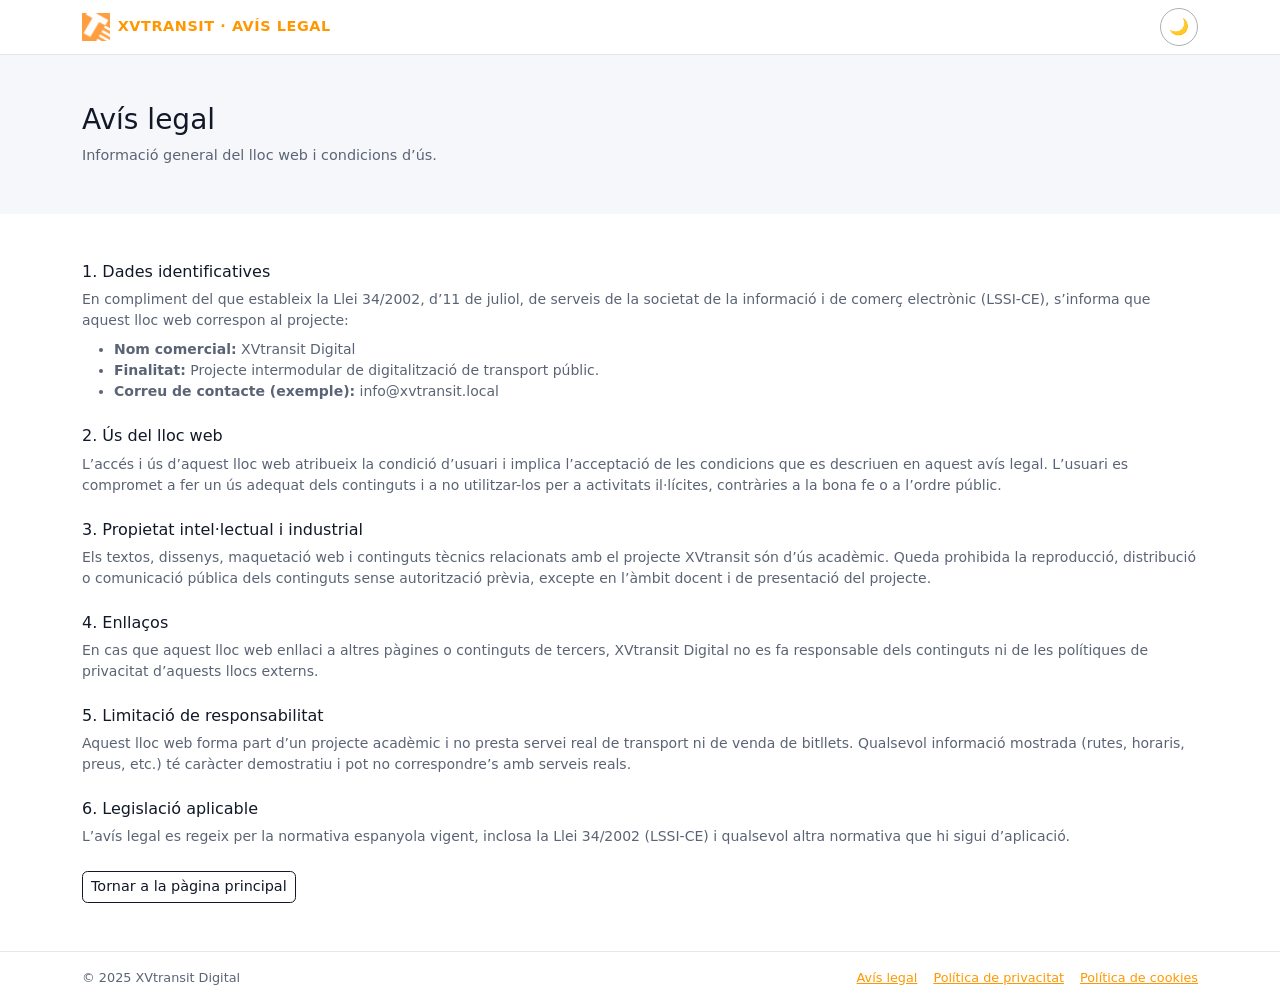
<file: demo/Pàgina web principal/avis-legal.html>
<!DOCTYPE html>
<html lang="ca">
<head>
    <meta charset="utf-8">
    <title>Avís legal · XVtransit Digital</title>
    <meta name="viewport" content="width=device-width, initial-scale=1">

    <link 
        href="https://cdn.jsdelivr.net/npm/bootstrap@5.3.3/dist/css/bootstrap.min.css" 
        rel="stylesheet"
    >
    <link rel="stylesheet" href="styles.css">
</head>
<body>

<nav class="navbar navbar-expand-lg navbar-dark navbar-custom">
    <div class="container d-flex align-items-center">
        <a class="navbar-brand d-flex align-items-center" href="index.html">
            <img src="logo-xvtransit.png" alt="Logo XVtransit" class="navbar-logo">
            <span>XVtransit · Avís legal</span>
        </a>

        <div class="ms-auto d-flex align-items-center">
            <button id="themeToggle" type="button" class="btn btn-theme-icon btn-sm" aria-label="Canviar tema">🌙</button>
        </div>
</div>
</nav>

<header class="section-dark py-5">
    <div class="container">
        <h1 class="h3 mb-2">Avís legal</h1>
        <p class="section-subtitle mb-0">
            Informació general del lloc web i condicions d’ús.
        </p>
    </div>
</header>

<section class="section-alt py-5">
    <div class="container">
        <div class="mb-4">
            <h2 class="h6">1. Dades identificatives</h2>
            <p class="small text-muted-custom mb-0">
                En compliment del que estableix la Llei 34/2002, d’11 de juliol, de serveis de la societat de 
                la informació i de comerç electrònic (LSSI-CE), s’informa que aquest lloc web correspon al projecte:
            </p>
            <ul class="small text-muted-custom mt-2 mb-0">
                <li><strong>Nom comercial:</strong> XVtransit Digital</li>
                <li><strong>Finalitat:</strong> Projecte intermodular de digitalització de transport públic.</li>
                <li><strong>Correu de contacte (exemple):</strong> info@xvtransit.local</li>
            </ul>
        </div>

        <div class="mb-4">
            <h2 class="h6">2. Ús del lloc web</h2>
            <p class="small text-muted-custom mb-0">
                L’accés i ús d’aquest lloc web atribueix la condició d’usuari i implica l’acceptació de les 
                condicions que es descriuen en aquest avís legal.  
                L’usuari es compromet a fer un ús adequat dels continguts i a no utilitzar-los per a activitats 
                il·lícites, contràries a la bona fe o a l’ordre públic.
            </p>
        </div>

        <div class="mb-4">
            <h2 class="h6">3. Propietat intel·lectual i industrial</h2>
            <p class="small text-muted-custom mb-0">
                Els textos, dissenys, maquetació web i continguts tècnics relacionats amb el projecte XVtransit 
                són d’ús acadèmic. Queda prohibida la reproducció, distribució o comunicació pública dels 
                continguts sense autorització prèvia, excepte en l’àmbit docent i de presentació del projecte.
            </p>
        </div>

        <div class="mb-4">
            <h2 class="h6">4. Enllaços</h2>
            <p class="small text-muted-custom mb-0">
                En cas que aquest lloc web enllaci a altres pàgines o continguts de tercers, XVtransit Digital 
                no es fa responsable dels continguts ni de les polítiques de privacitat d’aquests llocs externs.
            </p>
        </div>

        <div class="mb-4">
            <h2 class="h6">5. Limitació de responsabilitat</h2>
            <p class="small text-muted-custom mb-0">
                Aquest lloc web forma part d’un projecte acadèmic i no presta servei real de transport ni de 
                venda de bitllets. Qualsevol informació mostrada (rutes, horaris, preus, etc.) té caràcter 
                demostratiu i pot no correspondre’s amb serveis reals.
            </p>
        </div>

        <div>
            <h2 class="h6">6. Legislació aplicable</h2>
            <p class="small text-muted-custom mb-0">
                L’avís legal es regeix per la normativa espanyola vigent, inclosa la Llei 34/2002 (LSSI-CE) i 
                qualsevol altra normativa que hi sigui d’aplicació.
            </p>
        </div>

        <div class="mt-4">
            <a href="index.html" class="btn btn-outline-light btn-sm">Tornar a la pàgina principal</a>
        </div>
    </div>
</section>

<footer class="footer-bar py-3">
    <div class="container d-flex flex-column flex-md-row justify-content-between align-items-center gap-2">
        <div>© 2025 XVtransit Digital</div>
        <div class="d-flex flex-wrap gap-3">
            <a href="avis-legal.html">Avís legal</a>
            <a href="privacitat.html">Política de privacitat</a>
            <a href="cookies.html">Política de cookies</a>
        </div>
    </div>
</footer>

<script>
(function () {
  const root = document.documentElement;
  const btn = document.getElementById('themeToggle');
  const saved = localStorage.getItem('xv-theme');

  // Per defecte: clar (🌙). Si ja havies triat fosc, apliquem dark i mostrem ☀️.
  if (saved === 'dark') {
    root.setAttribute('data-theme', 'dark');
    if (btn) btn.textContent = '🔆';
  } else {
    if (btn) btn.textContent = '🌙';
  }

  if (btn) {
    btn.addEventListener('click', function () {
      const isDark = root.getAttribute('data-theme') === 'dark';
      if (isDark) {
        root.removeAttribute('data-theme');
        localStorage.setItem('xv-theme', 'light');
        btn.textContent = '🌙';
      } else {
        root.setAttribute('data-theme', 'dark');
        localStorage.setItem('xv-theme', 'dark');
        btn.textContent = '🔆';
      }
    });
  }
})();
</script>

</body>
</html>
</file>
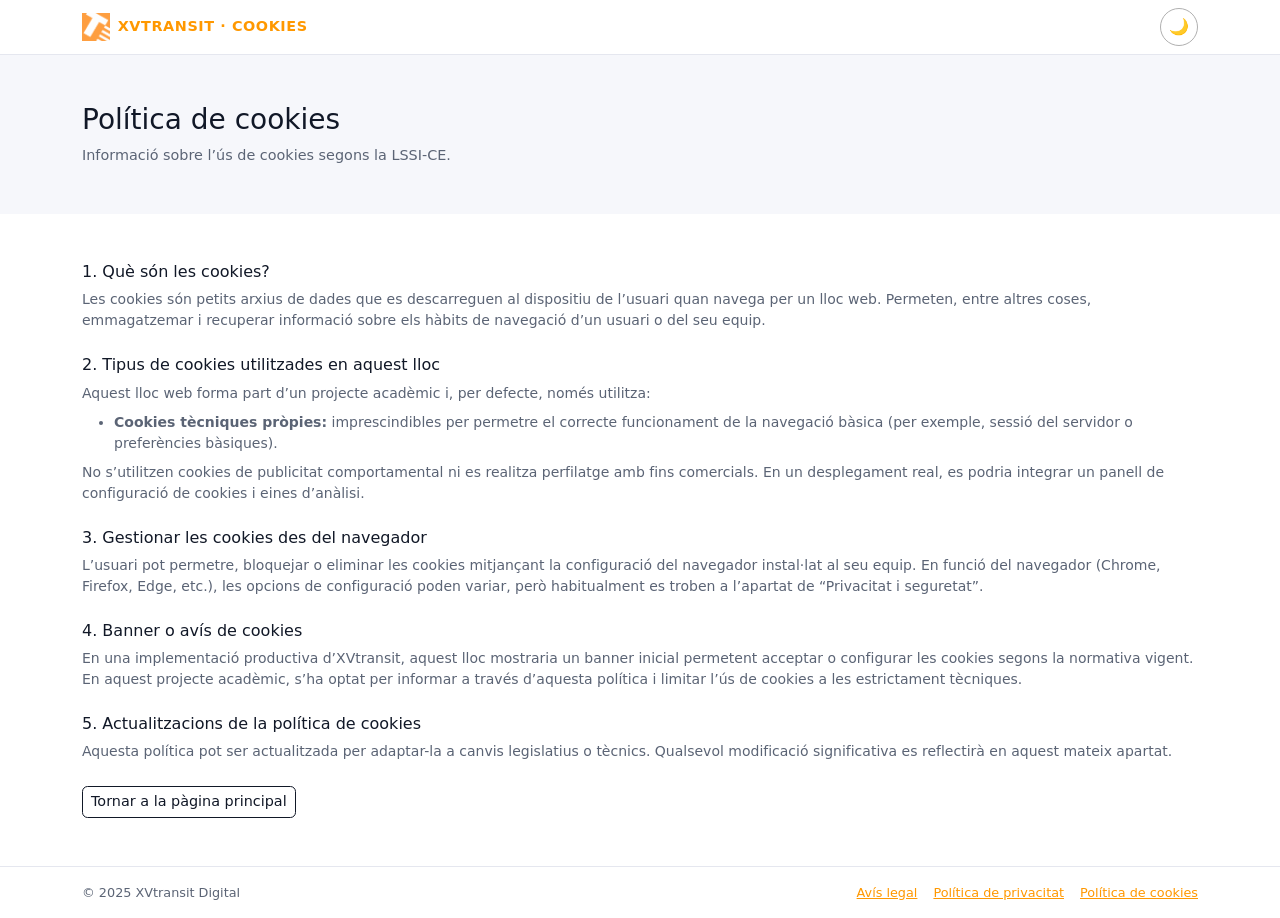
<file: demo/Pàgina web principal/cookies.html>
<!DOCTYPE html>
<html lang="ca">
<head>
    <meta charset="utf-8">
    <title>Política de cookies · XVtransit Digital</title>
    <meta name="viewport" content="width=device-width, initial-scale=1">

    <link 
        href="https://cdn.jsdelivr.net/npm/bootstrap@5.3.3/dist/css/bootstrap.min.css" 
        rel="stylesheet"
    >
    <link rel="stylesheet" href="styles.css">
</head>
<body>

<nav class="navbar navbar-expand-lg navbar-dark navbar-custom">
    <div class="container d-flex align-items-center">
        <a class="navbar-brand d-flex align-items-center" href="index.html">
            <img src="logo-xvtransit.png" alt="Logo XVtransit" class="navbar-logo">
            <span>XVtransit · Cookies</span>
        </a>

        <div class="ms-auto d-flex align-items-center">
            <button id="themeToggle" type="button" class="btn btn-theme-icon btn-sm" aria-label="Canviar tema">🌙</button>
        </div>
</div>
</nav>

<header class="section-dark py-5">
    <div class="container">
        <h1 class="h3 mb-2">Política de cookies</h1>
        <p class="section-subtitle mb-0">
            Informació sobre l’ús de cookies segons la LSSI-CE.
        </p>
    </div>
</header>

<section class="section-alt py-5">
    <div class="container">
        <div class="mb-4">
            <h2 class="h6">1. Què són les cookies?</h2>
            <p class="small text-muted-custom mb-0">
                Les cookies són petits arxius de dades que es descarreguen al dispositiu de l’usuari 
                quan navega per un lloc web. Permeten, entre altres coses, emmagatzemar i recuperar 
                informació sobre els hàbits de navegació d’un usuari o del seu equip.
            </p>
        </div>

        <div class="mb-4">
            <h2 class="h6">2. Tipus de cookies utilitzades en aquest lloc</h2>
            <p class="small text-muted-custom mb-2">
                Aquest lloc web forma part d’un projecte acadèmic i, per defecte, només utilitza:
            </p>
            <ul class="small text-muted-custom mb-0">
                <li><strong>Cookies tècniques pròpies:</strong> imprescindibles per permetre el correcte 
                    funcionament de la navegació bàsica (per exemple, sessió del servidor o preferències bàsiques).</li>
            </ul>
            <p class="small text-muted-custom mt-2 mb-0">
                No s’utilitzen cookies de publicitat comportamental ni es realitza perfilatge amb fins comercials.
                En un desplegament real, es podria integrar un panell de configuració de cookies i eines d’anàlisi.
            </p>
        </div>

        <div class="mb-4">
            <h2 class="h6">3. Gestionar les cookies des del navegador</h2>
            <p class="small text-muted-custom mb-0">
                L’usuari pot permetre, bloquejar o eliminar les cookies mitjançant la configuració 
                del navegador instal·lat al seu equip.  
                En funció del navegador (Chrome, Firefox, Edge, etc.), les opcions de configuració 
                poden variar, però habitualment es troben a l’apartat de “Privacitat i seguretat”.
            </p>
        </div>

        <div class="mb-4">
            <h2 class="h6">4. Banner o avís de cookies</h2>
            <p class="small text-muted-custom mb-0">
                En una implementació productiva d’XVtransit, aquest lloc mostraria un banner inicial 
                permetent acceptar o configurar les cookies segons la normativa vigent.  
                En aquest projecte acadèmic, s’ha optat per informar a través d’aquesta política 
                i limitar l’ús de cookies a les estrictament tècniques.
            </p>
        </div>

        <div>
            <h2 class="h6">5. Actualitzacions de la política de cookies</h2>
            <p class="small text-muted-custom mb-0">
                Aquesta política pot ser actualitzada per adaptar-la a canvis legislatius o tècnics. 
                Qualsevol modificació significativa es reflectirà en aquest mateix apartat.
            </p>
        </div>

        <div class="mt-4">
            <a href="index.html" class="btn btn-outline-light btn-sm">Tornar a la pàgina principal</a>
        </div>
    </div>
</section>

<footer class="footer-bar py-3">
    <div class="container d-flex flex-column flex-md-row justify-content-between align-items-center gap-2">
        <div>© 2025 XVtransit Digital</div>
        <div class="d-flex flex-wrap gap-3">
            <a href="avis-legal.html">Avís legal</a>
            <a href="privacitat.html">Política de privacitat</a>
            <a href="cookies.html">Política de cookies</a>
        </div>
    </div>
</footer>

<script>
(function () {
  const root = document.documentElement;
  const btn = document.getElementById('themeToggle');
  const saved = localStorage.getItem('xv-theme');

  // Per defecte: clar (🌙). Si ja havies triat fosc, apliquem dark i mostrem ☀️.
  if (saved === 'dark') {
    root.setAttribute('data-theme', 'dark');
    if (btn) btn.textContent = '🔆';
  } else {
    if (btn) btn.textContent = '🌙';
  }

  if (btn) {
    btn.addEventListener('click', function () {
      const isDark = root.getAttribute('data-theme') === 'dark';
      if (isDark) {
        root.removeAttribute('data-theme');
        localStorage.setItem('xv-theme', 'light');
        btn.textContent = '🌙';
      } else {
        root.setAttribute('data-theme', 'dark');
        localStorage.setItem('xv-theme', 'dark');
        btn.textContent = '🔆';
      }
    });
  }
})();
</script>

</body>
</html>
</file>
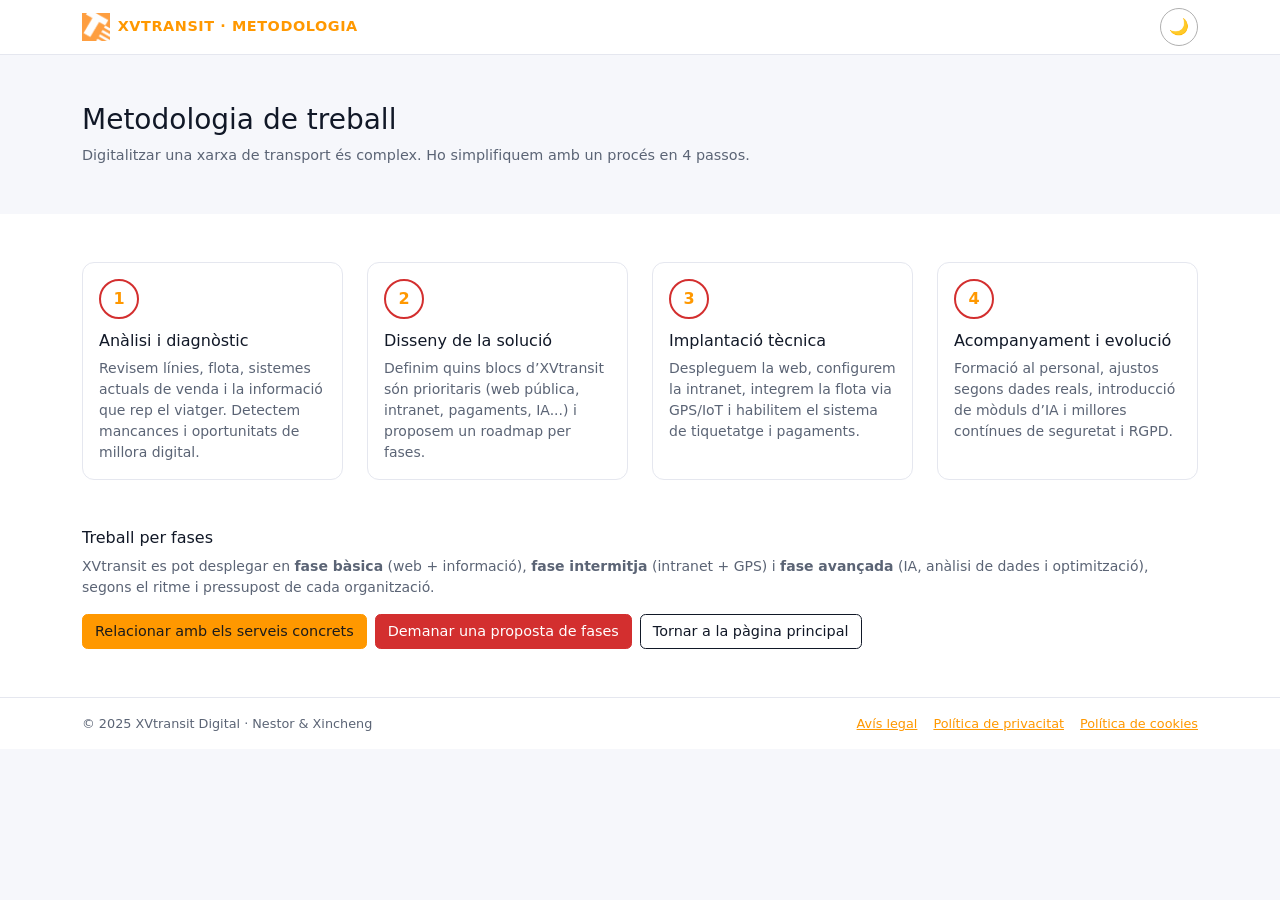
<file: demo/Pàgina web principal/metodologia.html>
<!DOCTYPE html>
<html lang="ca">
<head>
    <meta charset="utf-8">
    <title>Metodologia · XVtransit Digital</title>
    <meta name="viewport" content="width=device-width, initial-scale=1">

    <link 
        href="https://cdn.jsdelivr.net/npm/bootstrap@5.3.3/dist/css/bootstrap.min.css" 
        rel="stylesheet"
    >
    <link rel="stylesheet" href="styles.css">
</head>
<body>

<nav class="navbar navbar-expand-lg navbar-dark navbar-custom">
    <div class="container d-flex align-items-center">
        <a class="navbar-brand d-flex align-items-center" href="index.html">
            <img src="logo-xvtransit.png" alt="Logo XVtransit" class="navbar-logo">
            <span>XVtransit · Metodologia</span>
        </a>

        <div class="ms-auto d-flex align-items-center">
            <button id="themeToggle" type="button" class="btn btn-theme-icon btn-sm" aria-label="Canviar tema">🌙</button>
        </div>
</div>
</nav>


<header class="section-dark py-5">
    <div class="container">
        <h1 class="h3 mb-2">Metodologia de treball</h1>
        <p class="section-subtitle mb-0">
            Digitalitzar una xarxa de transport és complex. Ho simplifiquem amb un procés en 4 passos.
        </p>
    </div>
</header>

<section class="section-alt py-5">
    <div class="container">
        <div class="row g-4">
            <div class="col-md-6 col-lg-3">
                <div class="card h-100">
                    <div class="card-body">
                        <div class="step-number">1</div>
                        <h2 class="h6 mb-2">Anàlisi i diagnòstic</h2>
                        <p class="small text-muted-custom mb-0">
                            Revisem línies, flota, sistemes actuals de venda i la informació que 
                            rep el viatger. Detectem mancances i oportunitats de millora digital.
                        </p>
                    </div>
                </div>
            </div>
            <div class="col-md-6 col-lg-3">
                <div class="card h-100">
                    <div class="card-body">
                        <div class="step-number">2</div>
                        <h2 class="h6 mb-2">Disseny de la solució</h2>
                        <p class="small text-muted-custom mb-0">
                            Definim quins blocs d’XVtransit són prioritaris (web pública, intranet, 
                            pagaments, IA...) i proposem un roadmap per fases.
                        </p>
                    </div>
                </div>
            </div>
            <div class="col-md-6 col-lg-3">
                <div class="card h-100">
                    <div class="card-body">
                        <div class="step-number">3</div>
                        <h2 class="h6 mb-2">Implantació tècnica</h2>
                        <p class="small text-muted-custom mb-0">
                            Despleguem la web, configurem la intranet, integrem la flota via GPS/IoT 
                            i habilitem el sistema de tiquetatge i pagaments.
                        </p>
                    </div>
                </div>
            </div>
            <div class="col-md-6 col-lg-3">
                <div class="card h-100">
                    <div class="card-body">
                        <div class="step-number">4</div>
                        <h2 class="h6 mb-2">Acompanyament i evolució</h2>
                        <p class="small text-muted-custom mb-0">
                            Formació al personal, ajustos segons dades reals, introducció de mòduls d’IA 
                            i millores contínues de seguretat i RGPD.
                        </p>
                    </div>
                </div>
            </div>
        </div>

        <div class="mt-5">
            <h2 class="h6 mb-2">Treball per fases</h2>
            <p class="small text-muted-custom mb-3">
                XVtransit es pot desplegar en <strong>fase bàsica</strong> (web + informació), 
                <strong>fase intermitja</strong> (intranet + GPS) i 
                <strong>fase avançada</strong> (IA, anàlisi de dades i optimització), segons el 
                ritme i pressupost de cada organització.
            </p>

            <div class="d-flex flex-wrap gap-2">
                <a href="serveis.html" class="btn btn-accent">
                    Relacionar amb els serveis concrets
                </a>
                <a href="contacte.php" class="btn btn-primary">
                    Demanar una proposta de fases
                </a>
                <a href="index.html" class="btn btn-outline-light">
                    Tornar a la pàgina principal
                </a>
            </div>
        </div>
    </div>
</section>

<footer class="footer-bar py-3">
    <div class="container d-flex flex-column flex-md-row justify-content-between align-items-center gap-2">
        <div>© 2025 XVtransit Digital · Nestor &amp; Xincheng</div>
        <div class="d-flex flex-wrap gap-3">
            <a href="avis-legal.html">Avís legal</a>
            <a href="privacitat.html">Política de privacitat</a>
            <a href="cookies.html">Política de cookies</a>
        </div>
    </div>
</footer>


<script>
(function () {
  const root = document.documentElement;
  const btn = document.getElementById('themeToggle');
  const saved = localStorage.getItem('xv-theme');

  // Per defecte: clar (🌙). Si ja havies triat fosc, apliquem dark i mostrem ☀️.
  if (saved === 'dark') {
    root.setAttribute('data-theme', 'dark');
    if (btn) btn.textContent = '🔆';
  } else {
    if (btn) btn.textContent = '🌙';
  }

  if (btn) {
    btn.addEventListener('click', function () {
      const isDark = root.getAttribute('data-theme') === 'dark';
      if (isDark) {
        root.removeAttribute('data-theme');
        localStorage.setItem('xv-theme', 'light');
        btn.textContent = '🌙';
      } else {
        root.setAttribute('data-theme', 'dark');
        localStorage.setItem('xv-theme', 'dark');
        btn.textContent = '🔆';
      }
    });
  }
})();
</script>

</body>
</html>
</file>
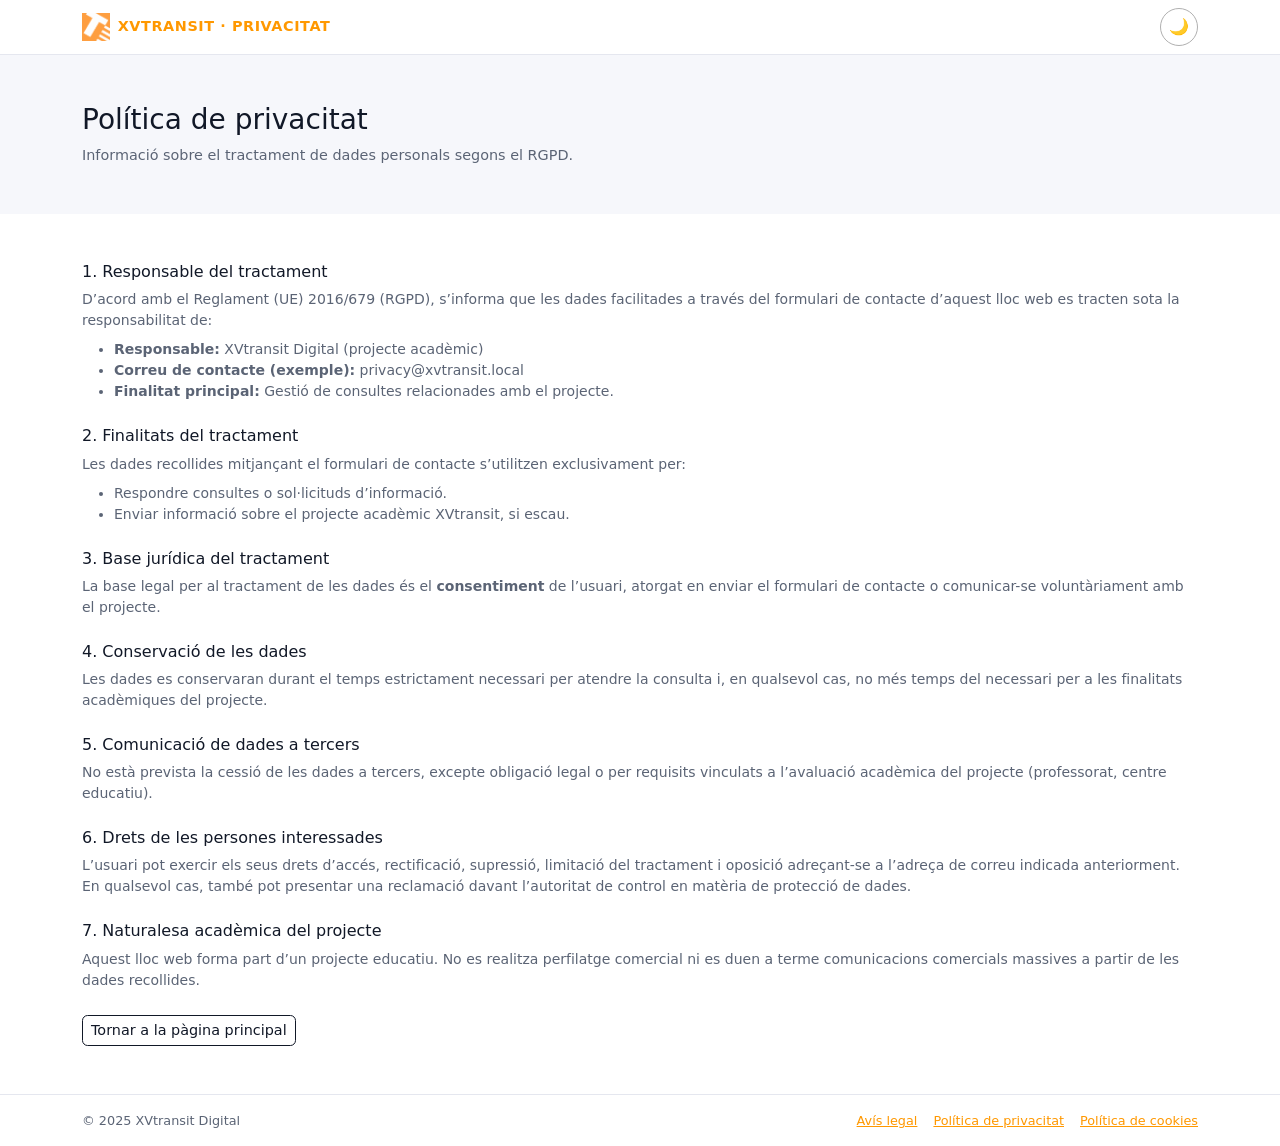
<file: demo/Pàgina web principal/privacitat.html>
<!DOCTYPE html>
<html lang="ca">
<head>
    <meta charset="utf-8">
    <title>Política de privacitat · XVtransit Digital</title>
    <meta name="viewport" content="width=device-width, initial-scale=1">

    <link 
        href="https://cdn.jsdelivr.net/npm/bootstrap@5.3.3/dist/css/bootstrap.min.css" 
        rel="stylesheet"
    >
    <link rel="stylesheet" href="styles.css">
</head>
<body>

<nav class="navbar navbar-expand-lg navbar-dark navbar-custom">
    <div class="container d-flex align-items-center">
        <a class="navbar-brand d-flex align-items-center" href="index.html">
            <img src="logo-xvtransit.png" alt="Logo XVtransit" class="navbar-logo">
            <span>XVtransit · Privacitat</span>
        </a>

        <div class="ms-auto d-flex align-items-center">
            <button id="themeToggle" type="button" class="btn btn-theme-icon btn-sm" aria-label="Canviar tema">🌙</button>
        </div>
</div>
</nav>

<header class="section-dark py-5">
    <div class="container">
        <h1 class="h3 mb-2">Política de privacitat</h1>
        <p class="section-subtitle mb-0">
            Informació sobre el tractament de dades personals segons el RGPD.
        </p>
    </div>
</header>

<section class="section-alt py-5">
    <div class="container">
        <div class="mb-4">
            <h2 class="h6">1. Responsable del tractament</h2>
            <p class="small text-muted-custom mb-0">
                D’acord amb el Reglament (UE) 2016/679 (RGPD), s’informa que les dades facilitades a través 
                del formulari de contacte d’aquest lloc web es tracten sota la responsabilitat de:
            </p>
            <ul class="small text-muted-custom mt-2 mb-0">
                <li><strong>Responsable:</strong> XVtransit Digital (projecte acadèmic)</li>
                <li><strong>Correu de contacte (exemple):</strong> privacy@xvtransit.local</li>
                <li><strong>Finalitat principal:</strong> Gestió de consultes relacionades amb el projecte.</li>
            </ul>
        </div>

        <div class="mb-4">
            <h2 class="h6">2. Finalitats del tractament</h2>
            <p class="small text-muted-custom mb-0">
                Les dades recollides mitjançant el formulari de contacte s’utilitzen exclusivament per:
            </p>
            <ul class="small text-muted-custom mt-2 mb-0">
                <li>Respondre consultes o sol·licituds d’informació.</li>
                <li>Enviar informació sobre el projecte acadèmic XVtransit, si escau.</li>
            </ul>
        </div>

        <div class="mb-4">
            <h2 class="h6">3. Base jurídica del tractament</h2>
            <p class="small text-muted-custom mb-0">
                La base legal per al tractament de les dades és el <strong>consentiment</strong> de 
                l’usuari, atorgat en enviar el formulari de contacte o comunicar-se voluntàriament amb 
                el projecte.
            </p>
        </div>

        <div class="mb-4">
            <h2 class="h6">4. Conservació de les dades</h2>
            <p class="small text-muted-custom mb-0">
                Les dades es conservaran durant el temps estrictament necessari per atendre la consulta 
                i, en qualsevol cas, no més temps del necessari per a les finalitats acadèmiques del projecte.
            </p>
        </div>

        <div class="mb-4">
            <h2 class="h6">5. Comunicació de dades a tercers</h2>
            <p class="small text-muted-custom mb-0">
                No està prevista la cessió de les dades a tercers, excepte obligació legal o per requisits 
                vinculats a l’avaluació acadèmica del projecte (professorat, centre educatiu).
            </p>
        </div>

        <div class="mb-4">
            <h2 class="h6">6. Drets de les persones interessades</h2>
            <p class="small text-muted-custom mb-0">
                L’usuari pot exercir els seus drets d’accés, rectificació, supressió, limitació del 
                tractament i oposició adreçant-se a l’adreça de correu indicada anteriorment.  
                En qualsevol cas, també pot presentar una reclamació davant l’autoritat de control 
                en matèria de protecció de dades.
            </p>
        </div>

        <div>
            <h2 class="h6">7. Naturalesa acadèmica del projecte</h2>
            <p class="small text-muted-custom mb-0">
                Aquest lloc web forma part d’un projecte educatiu. No es realitza perfilatge comercial 
                ni es duen a terme comunicacions comercials massives a partir de les dades recollides.
            </p>
        </div>

        <div class="mt-4">
            <a href="index.html" class="btn btn-outline-light btn-sm">Tornar a la pàgina principal</a>
        </div>
    </div>
</section>

<footer class="footer-bar py-3">
    <div class="container d-flex flex-column flex-md-row justify-content-between align-items-center gap-2">
        <div>© 2025 XVtransit Digital</div>
        <div class="d-flex flex-wrap gap-3">
            <a href="avis-legal.html">Avís legal</a>
            <a href="privacitat.html">Política de privacitat</a>
            <a href="cookies.html">Política de cookies</a>
        </div>
    </div>
</footer>

<script>
(function () {
  const root = document.documentElement;
  const btn = document.getElementById('themeToggle');
  const saved = localStorage.getItem('xv-theme');

  // Per defecte: clar (🌙). Si ja havies triat fosc, apliquem dark i mostrem ☀️.
  if (saved === 'dark') {
    root.setAttribute('data-theme', 'dark');
    if (btn) btn.textContent = '🔆';
  } else {
    if (btn) btn.textContent = '🌙';
  }

  if (btn) {
    btn.addEventListener('click', function () {
      const isDark = root.getAttribute('data-theme') === 'dark';
      if (isDark) {
        root.removeAttribute('data-theme');
        localStorage.setItem('xv-theme', 'light');
        btn.textContent = '🌙';
      } else {
        root.setAttribute('data-theme', 'dark');
        localStorage.setItem('xv-theme', 'dark');
        btn.textContent = '🔆';
      }
    });
  }
})();
</script>

</body>
</html>
</file>
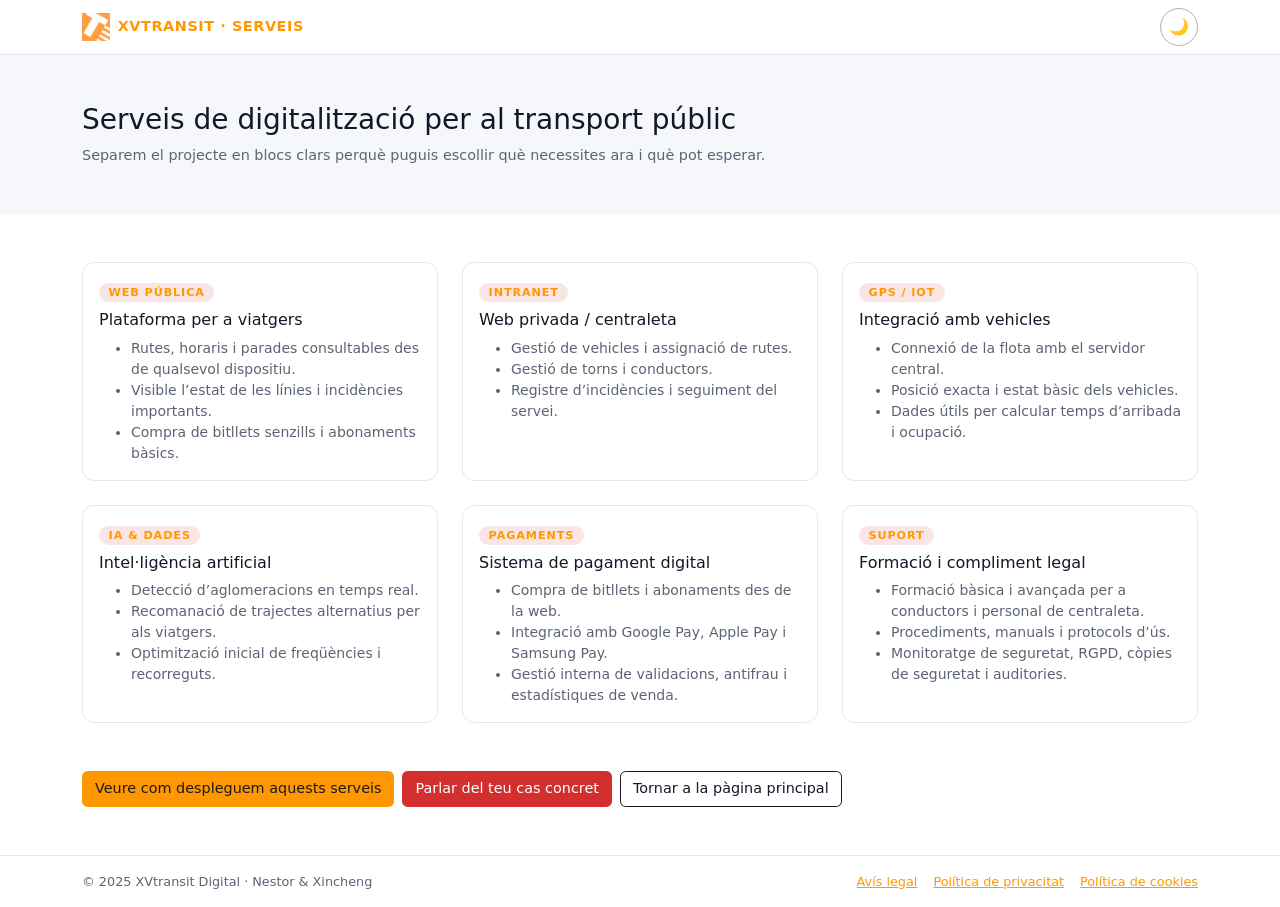
<file: demo/Pàgina web principal/serveis.html>
<!DOCTYPE html>
<html lang="ca">
<head>
    <meta charset="utf-8">
    <title>Serveis · XVtransit Digital</title>
    <meta name="viewport" content="width=device-width, initial-scale=1">

    <link 
        href="https://cdn.jsdelivr.net/npm/bootstrap@5.3.3/dist/css/bootstrap.min.css" 
        rel="stylesheet"
    >
    <link rel="stylesheet" href="styles.css">
</head>
<body>

<nav class="navbar navbar-expand-lg navbar-dark navbar-custom">
    <div class="container d-flex align-items-center">
        <a class="navbar-brand d-flex align-items-center" href="index.html">
            <img src="logo-xvtransit.png" alt="Logo XVtransit" class="navbar-logo">
            <span>XVtransit · Serveis</span>
        </a>

        <div class="ms-auto d-flex align-items-center">
            <button id="themeToggle" type="button" class="btn btn-theme-icon btn-sm" aria-label="Canviar tema">🌙</button>
        </div>
</div>
</nav>

<header class="section-dark py-5">
    <div class="container">
        <h1 class="h3 mb-2">Serveis de digitalització per al transport públic</h1>
        <p class="section-subtitle mb-0">
            Separem el projecte en blocs clars perquè puguis escollir què necessites ara i què pot esperar.
        </p>
    </div>
</header>

<section class="section-alt py-5">
    <div class="container">
        <div class="row g-4">
            <!-- Bloc 1 -->
            <div class="col-md-6 col-lg-4">
                <div class="card h-100">
                    <div class="card-body">
                        <span class="badge badge-tag mb-2">Web pública</span>
                        <h2 class="h6 mb-2">Plataforma per a viatgers</h2>
                        <ul class="small text-muted-custom mb-0">
                            <li>Rutes, horaris i parades consultables des de qualsevol dispositiu.</li>
                            <li>Visible l’estat de les línies i incidències importants.</li>
                            <li>Compra de bitllets senzills i abonaments bàsics.</li>
                        </ul>
                    </div>
                </div>
            </div>

            <!-- Bloc 2 -->
            <div class="col-md-6 col-lg-4">
                <div class="card h-100">
                    <div class="card-body">
                        <span class="badge badge-tag mb-2">Intranet</span>
                        <h2 class="h6 mb-2">Web privada / centraleta</h2>
                        <ul class="small text-muted-custom mb-0">
                            <li>Gestió de vehicles i assignació de rutes.</li>
                            <li>Gestió de torns i conductors.</li>
                            <li>Registre d’incidències i seguiment del servei.</li>
                        </ul>
                    </div>
                </div>
            </div>

            <!-- Bloc 3 -->
            <div class="col-md-6 col-lg-4">
                <div class="card h-100">
                    <div class="card-body">
                        <span class="badge badge-tag mb-2">GPS / IoT</span>
                        <h2 class="h6 mb-2">Integració amb vehicles</h2>
                        <ul class="small text-muted-custom mb-0">
                            <li>Connexió de la flota amb el servidor central.</li>
                            <li>Posició exacta i estat bàsic dels vehicles.</li>
                            <li>Dades útils per calcular temps d’arribada i ocupació.</li>
                        </ul>
                    </div>
                </div>
            </div>

            <!-- Bloc 4 -->
            <div class="col-md-6 col-lg-4">
                <div class="card h-100">
                    <div class="card-body">
                        <span class="badge badge-tag mb-2">IA &amp; dades</span>
                        <h2 class="h6 mb-2">Intel·ligència artificial</h2>
                        <ul class="small text-muted-custom mb-0">
                            <li>Detecció d’aglomeracions en temps real.</li>
                            <li>Recomanació de trajectes alternatius per als viatgers.</li>
                            <li>Optimització inicial de freqüències i recorreguts.</li>
                        </ul>
                    </div>
                </div>
            </div>

            <!-- Bloc 5 -->
            <div class="col-md-6 col-lg-4">
                <div class="card h-100">
                    <div class="card-body">
                        <span class="badge badge-tag mb-2">Pagaments</span>
                        <h2 class="h6 mb-2">Sistema de pagament digital</h2>
                        <ul class="small text-muted-custom mb-0">
                            <li>Compra de bitllets i abonaments des de la web.</li>
                            <li>Integració amb Google Pay, Apple Pay i Samsung Pay.</li>
                            <li>Gestió interna de validacions, antifrau i estadístiques de venda.</li>
                        </ul>
                    </div>
                </div>
            </div>

            <!-- Bloc 6 -->
            <div class="col-md-6 col-lg-4">
                <div class="card h-100">
                    <div class="card-body">
                        <span class="badge badge-tag mb-2">Suport</span>
                        <h2 class="h6 mb-2">Formació i compliment legal</h2>
                        <ul class="small text-muted-custom mb-0">
                            <li>Formació bàsica i avançada per a conductors i personal de centraleta.</li>
                            <li>Procediments, manuals i protocols d’ús.</li>
                            <li>Monitoratge de seguretat, RGPD, còpies de seguretat i auditories.</li>
                        </ul>
                    </div>
                </div>
            </div>

        </div>

        <div class="mt-5 d-flex flex-wrap gap-2">
            <a href="metodologia.html" class="btn btn-accent">
                Veure com despleguem aquests serveis
            </a>
            <a href="contacte.php" class="btn btn-primary">
                Parlar del teu cas concret
            </a>
            <a href="index.html" class="btn btn-outline-light">
                Tornar a la pàgina principal
            </a>
        </div>
    </div>
</section>

<footer class="footer-bar py-3">
    <div class="container d-flex flex-column flex-md-row justify-content-between align-items-center gap-2">
        <div>© 2025 XVtransit Digital · Nestor &amp; Xincheng</div>
        <div class="d-flex flex-wrap gap-3">
            <a href="avis-legal.html">Avís legal</a>
            <a href="privacitat.html">Política de privacitat</a>
            <a href="cookies.html">Política de cookies</a>
        </div>
    </div>
</footer>


<script>
(function () {
  const root = document.documentElement;
  const btn = document.getElementById('themeToggle');
  const saved = localStorage.getItem('xv-theme');

  // Per defecte: clar (🌙). Si ja havies triat fosc, apliquem dark i mostrem ☀️.
  if (saved === 'dark') {
    root.setAttribute('data-theme', 'dark');
    if (btn) btn.textContent = '🔆';
  } else {
    if (btn) btn.textContent = '🌙';
  }

  if (btn) {
    btn.addEventListener('click', function () {
      const isDark = root.getAttribute('data-theme') === 'dark';
      if (isDark) {
        root.removeAttribute('data-theme');
        localStorage.setItem('xv-theme', 'light');
        btn.textContent = '🌙';
      } else {
        root.setAttribute('data-theme', 'dark');
        localStorage.setItem('xv-theme', 'dark');
        btn.textContent = '🔆';
      }
    });
  }
})();
</script>

</body>
</html>
</file>
<file: demo/Pàgina web principal/styles.css>
:root {
    /* LIGHT (per defecte) */
    --xv-bg: #f6f7fb;
    --xv-bg-alt: #ffffff;
    --xv-surface: #ffffff;
    --xv-surface-soft: #f1f3f8;
    --xv-primary: #d32f2f;   /* vermell professional */
    --xv-primary-dark: #9a2424;
    --xv-accent: #ff9800;    /* toc taronja */
    --xv-text-main: #111827;
    --xv-text-muted: #5b6475;
    --xv-border-soft: #e5e7ef;
}

/* DARK (amb botó) */
[data-theme="dark"] {
    --xv-bg: #0b0b10;
    --xv-bg-alt: #12121b;
    --xv-surface: #171721;
    --xv-surface-soft: #1f1f2b;
    --xv-primary: #d32f2f;
    --xv-primary-dark: #9a2424;
    --xv-accent: #ff9800;
    --xv-text-main: #f5f5f5;
    --xv-text-muted: #a0a3b1;
    --xv-border-soft: #2a2a3a;
}

* { box-sizing: border-box; }

body {
    font-family: system-ui, -apple-system, BlinkMacSystemFont, "Segoe UI", sans-serif;
    background-color: var(--xv-bg);
    color: var(--xv-text-main);
}

/* NAVBAR */
.navbar-custom {
    background-color: var(--xv-surface);
    border-bottom: 1px solid var(--xv-border-soft);
    position: sticky;
    top: 0;
    z-index: 1000;
}

.navbar-brand {
    font-weight: 600;
    letter-spacing: 0.04em;
    text-transform: uppercase;
    font-size: 0.9rem;
}
.navbar-brand span { color: var(--xv-accent); }

.navbar-custom .navbar-text{
    color: var(--xv-text-muted);
    opacity: 1;
}

/* HERO */
.hero-section {
    padding: 5rem 0 4rem 0;
    background: radial-gradient(circle at top left, rgba(211, 47, 47, 0.20) 0%, rgba(255, 152, 0, 0.08) 35%, var(--xv-bg) 100%);
    color: var(--xv-text-main);
}
[data-theme="dark"] .hero-section {
    background: radial-gradient(circle at top left, #3b1a1a 0%, #150505 35%, #050307 100%);
}

.hero-badge {
    font-size: 0.8rem;
    letter-spacing: 0.08em;
    text-transform: uppercase;
    border-radius: 999px;
    border: 1px solid rgba(255, 152, 0, 0.5);
    background-color: rgba(211, 47, 47, 0.12);
    color: var(--xv-accent);
}
.hero-highlight { color: var(--xv-accent); }

/* SECCIONS */
.section-dark { background-color: var(--xv-bg); }
.section-alt { background-color: var(--xv-bg-alt); }
.section-soft { background-color: var(--xv-surface-soft); }
.section-title { margin-bottom: 0.25rem; }
.section-subtitle { color: var(--xv-text-muted); font-size: 0.9rem; }

/* CARDS */
.card {
    background-color: var(--xv-surface);
    border-radius: 0.75rem;
    border: 1px solid var(--xv-border-soft);
    color: var(--xv-text-main);
}
.card-soft { background-color: var(--xv-surface-soft); }

.badge-tag {
    font-size: 0.7rem;
    text-transform: uppercase;
    letter-spacing: 0.08em;
    border-radius: 999px;
    padding: 0.25rem 0.6rem;
    background-color: rgba(211, 47, 47, 0.12);
    color: var(--xv-accent);
}

/* DETALLS */
.icon-bullet {
    width: 0.5rem; height: 0.5rem;
    border-radius: 50%;
    display: inline-block;
    margin-right: 0.4rem;
    background: linear-gradient(135deg, var(--xv-primary), var(--xv-accent));
}
.step-number {
    width: 2.5rem; height: 2.5rem;
    border-radius: 999px;
    border: 2px solid var(--xv-primary);
    display: flex; align-items: center; justify-content: center;
    font-weight: 600;
    margin-bottom: 0.75rem;
    color: var(--xv-accent);
}

/* TEXT */
.text-muted-custom { color: var(--xv-text-muted) !important; }

/* BOTONS */
.btn { border-radius: 0.35rem; font-size: 0.9rem; }
.btn-primary { background-color: var(--xv-primary); border-color: var(--xv-primary); }
.btn-primary:hover, .btn-primary:focus { background-color: var(--xv-primary-dark); border-color: var(--xv-primary-dark); }

.btn-accent { background-color: var(--xv-accent); border-color: var(--xv-accent); color: #1b1b1b; }
.btn-accent:hover, .btn-accent:focus { background-color: #f57c00; border-color: #f57c00; color: #1b1b1b; }

.btn-accent-soft {
    background-color: #ffb74d;   /* más claro */
    border-color: #ffb74d;
}

.btn-outline-light { border-color: var(--xv-text-main); color: var(--xv-text-main); }
.btn-outline-light:hover, .btn-outline-light:focus { background-color: var(--xv-accent); border-color: var(--xv-accent); color: #1b1b1b; }

/* Botó tema */
.btn-theme {
    border-color: var(--xv-border-soft);
    color: var(--xv-text-main);
    background-color: transparent;
}
.btn-theme:hover, .btn-theme:focus {
    background-color: var(--xv-surface-soft);
    color: var(--xv-text-main);
}

/* FORMULARIS */
.form-control, .form-select, textarea {
    background-color: var(--xv-bg-alt);
    border-color: var(--xv-border-soft);
    color: var(--xv-text-main);
    font-size: 0.9rem;
}
[data-theme="dark"] .form-control,
[data-theme="dark"] .form-select,
[data-theme="dark"] textarea {
    background-color: #14141f;
}
.form-control:focus, .form-select:focus, textarea:focus {
    border-color: var(--xv-accent);
    box-shadow: 0 0 0 0.2rem rgba(255, 152, 0, 0.15);
}

/* FOOTER */
.footer-bar {
    background-color: var(--xv-surface);
    border-top: 1px solid var(--xv-border-soft);
    color: var(--xv-text-muted);
    font-size: 0.8rem;
}

a { color: var(--xv-accent); }
a:hover { color: #ffb74d; }

.navbar-logo {
    height: 28px;
    width: auto;
    margin-right: 0.5rem;
}

/* Botó icona tema (sol / lluna) */
.btn-theme-icon {
    width: 38px;
    height: 38px;
    border-radius: 50%;
    border: 1px solid #b0b0b0;              /* negre en tema clar */
    background-color: transparent;
    color: var(--xv-text-main);
    display: flex;
    align-items: center;
    justify-content: center;
    font-size: 1rem;
    cursor: pointer;
}

[data-theme="dark"] .btn-theme-icon {
    border-color: #969696;                  /* blanc en tema fosc */
}

.btn-theme-icon:hover {
    background-color: #d9d9d9;           /* gris al hover */
    color: #111;
}

[data-theme="dark"] .btn-theme-icon:hover {
    background-color: #5b5b5b;           /* gris fosc al hover */
    color: #fff;
}


/* Slider en el bloc marcat (només HTML+CSS) */
.xv-slider-card{
  background: var(--xv-surface);
  border: 1px solid var(--xv-border-soft);
  border-radius: 1rem;
  padding: 0.75rem;
  box-shadow: 0 12px 30px rgba(0,0,0,0.12);
}

.xv-slider{
  overflow: hidden;
  border-radius: 0.85rem;
  height: 260px;              /* ajusta l’alçada si vols */
}

.xv-slides{
  display: flex;
  width: 100%;                /* 3 imatges = 300% */
  height: 100%;
  animation: xvAutoSlide 12s infinite;
}

.xv-slides img{
  width: 100%;
  height: 100%;
  object-fit: cover;
  flex: 0 0 100%;
}

/* Auto-slide (3 slides) */
@keyframes xvAutoSlide {
  0%   { transform: translateX(0%); }
  30%  { transform: translateX(0%); }

  33%  { transform: translateX(-100%); }
  63%  { transform: translateX(-100%); }

  66%  { transform: translateX(-200%); }
  96%  { transform: translateX(-200%); }

  100% { transform: translateX(-300%); }
}
</file>
